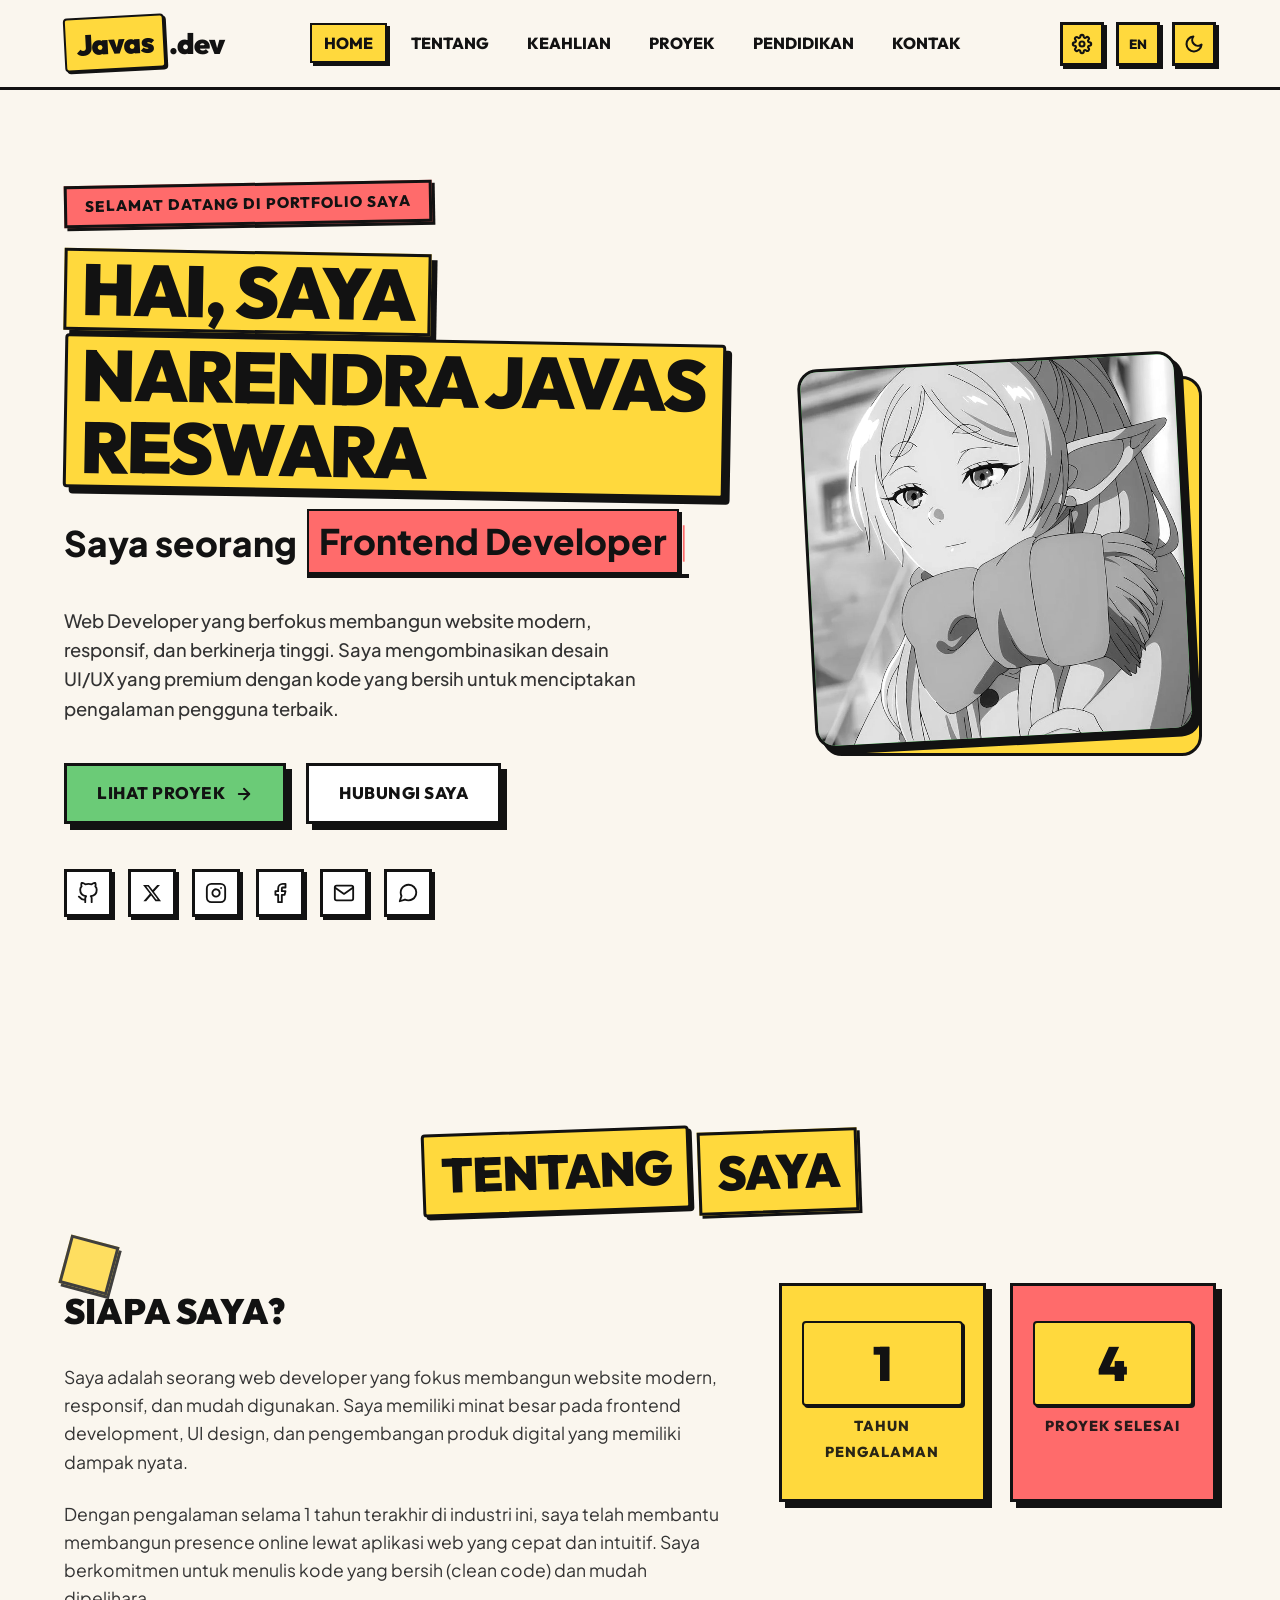
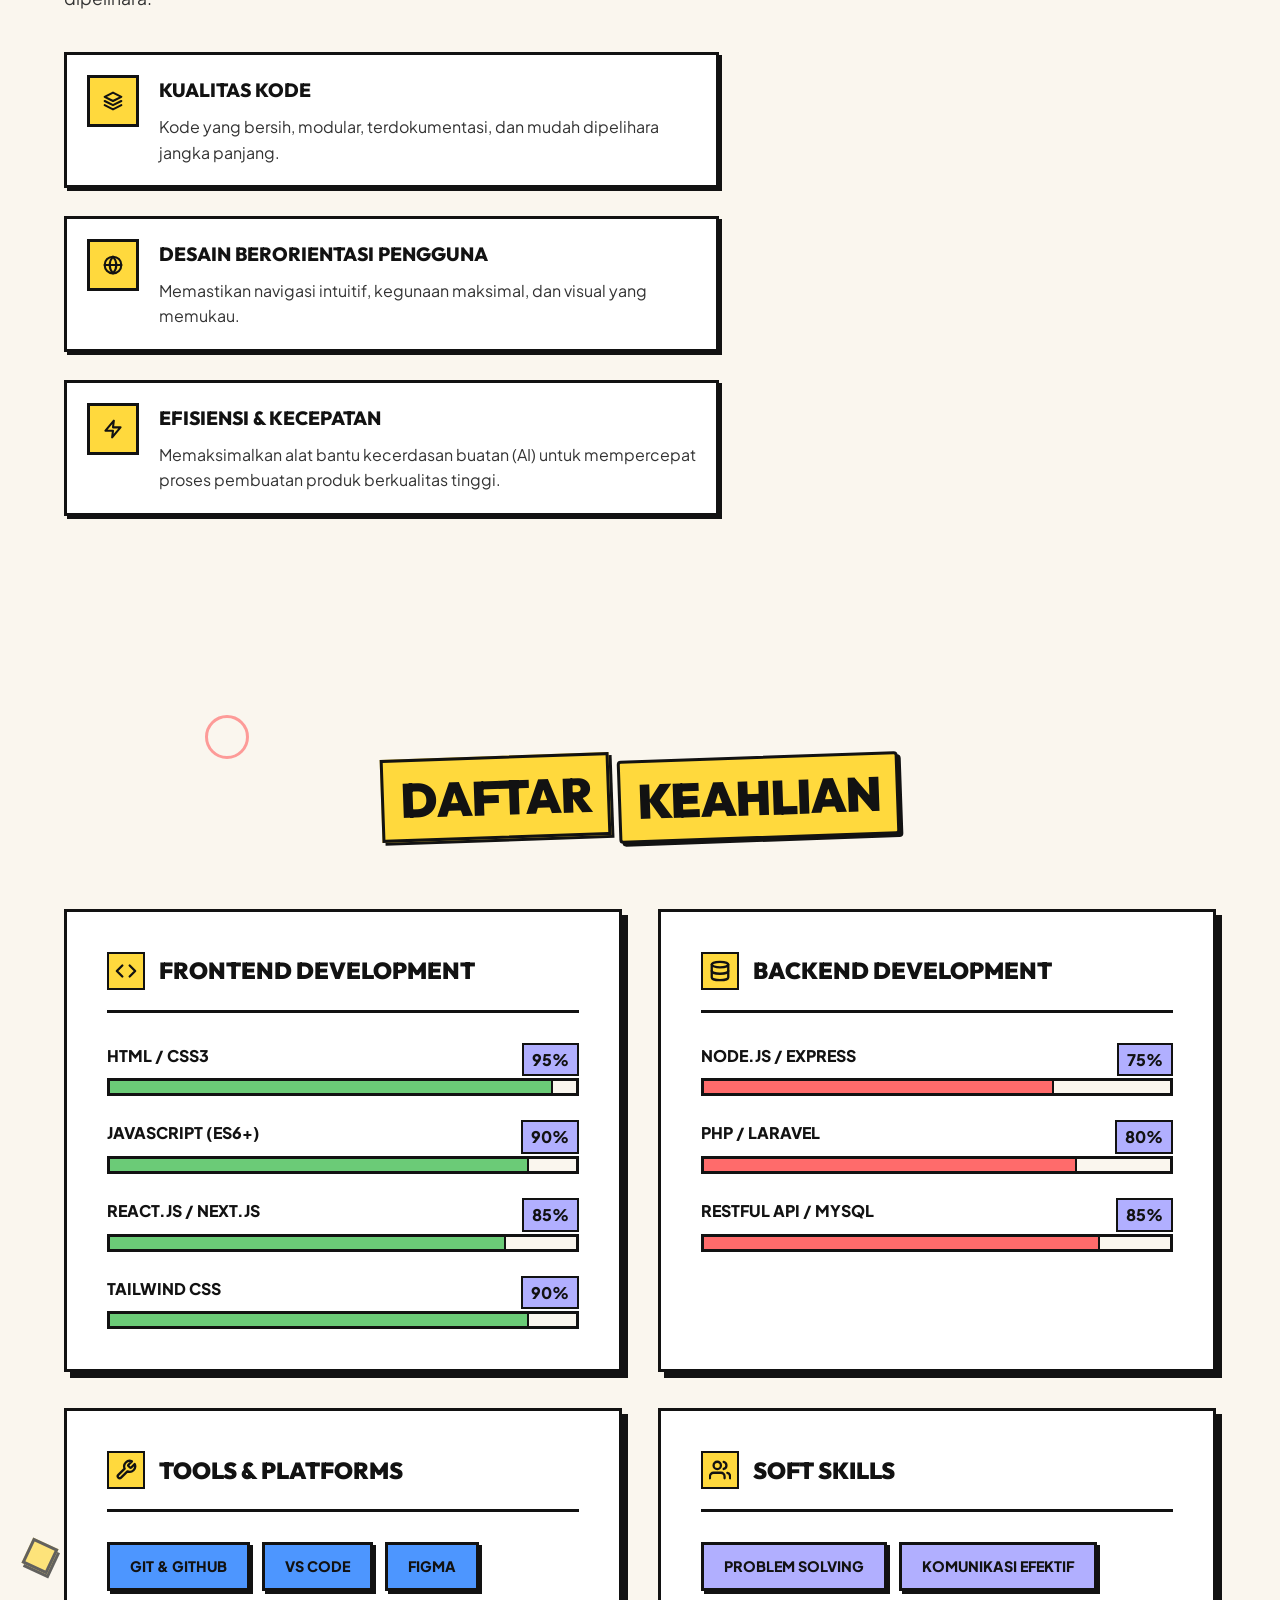
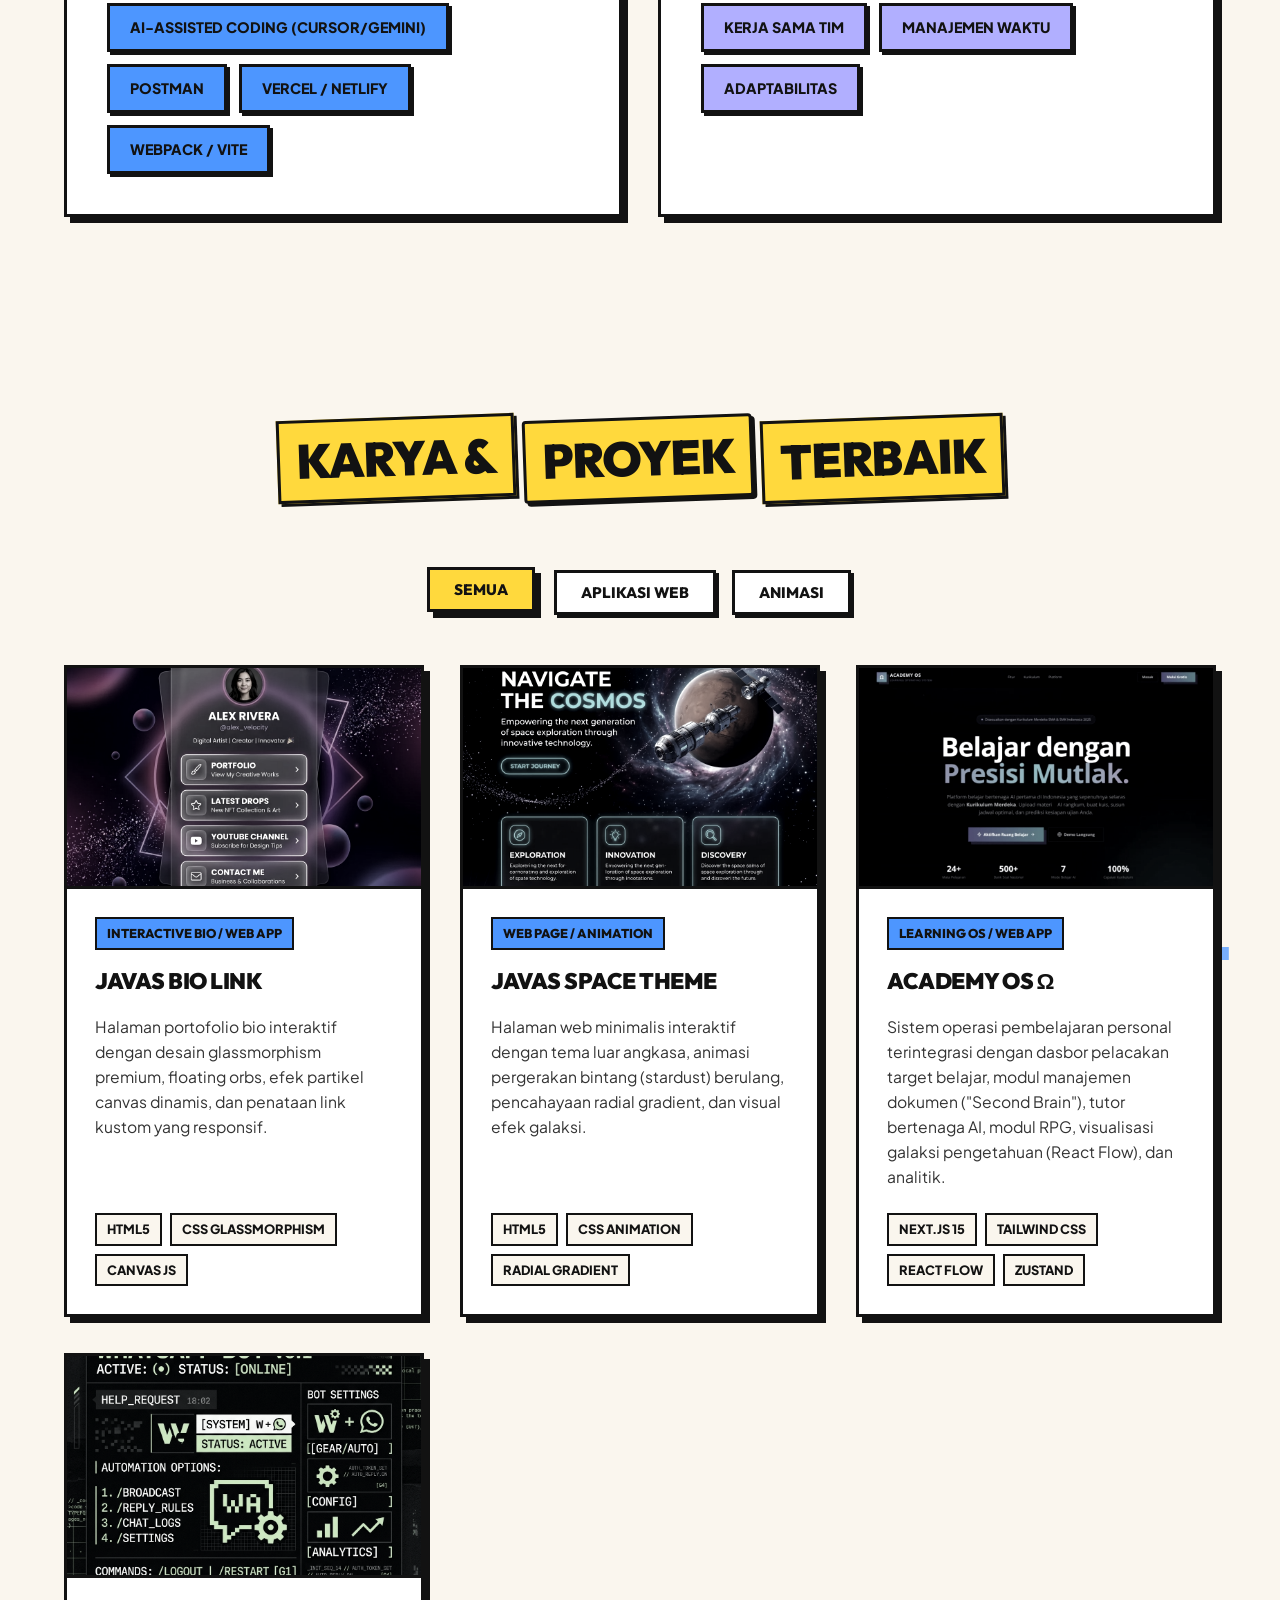
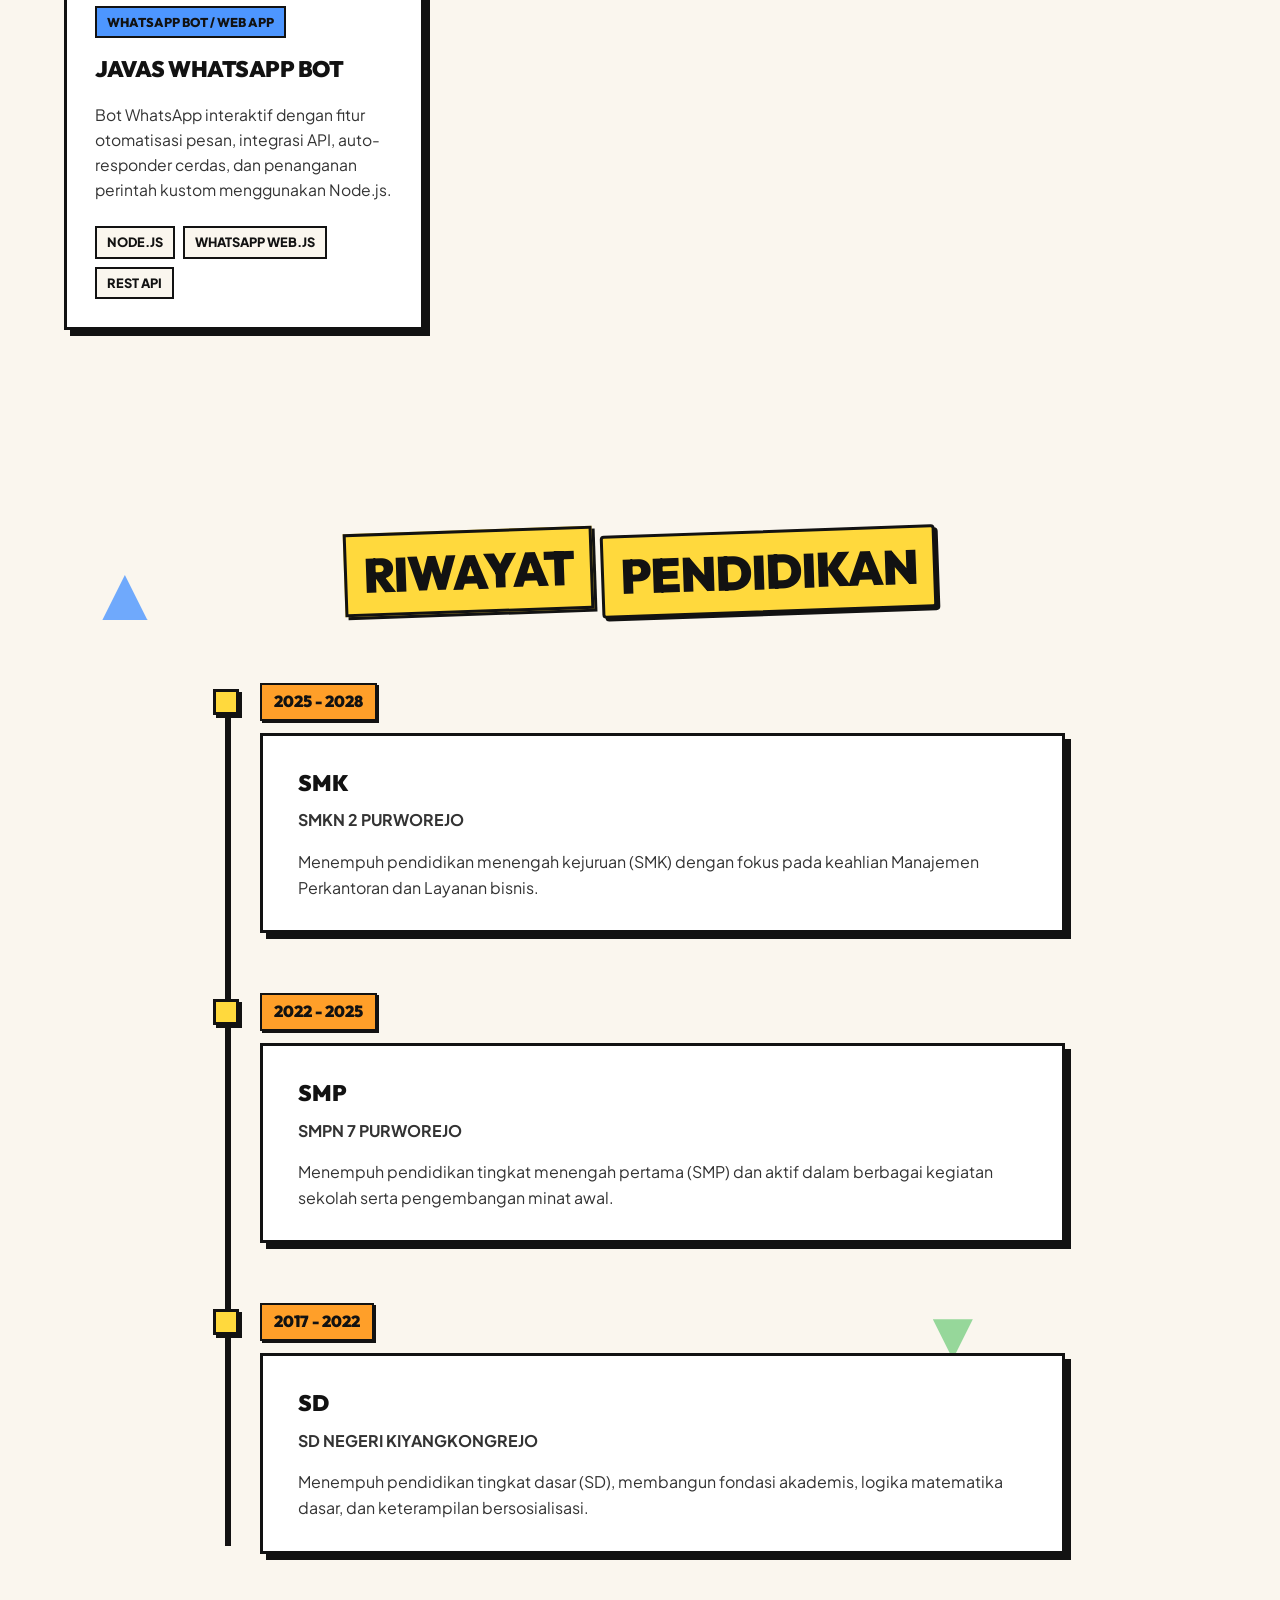
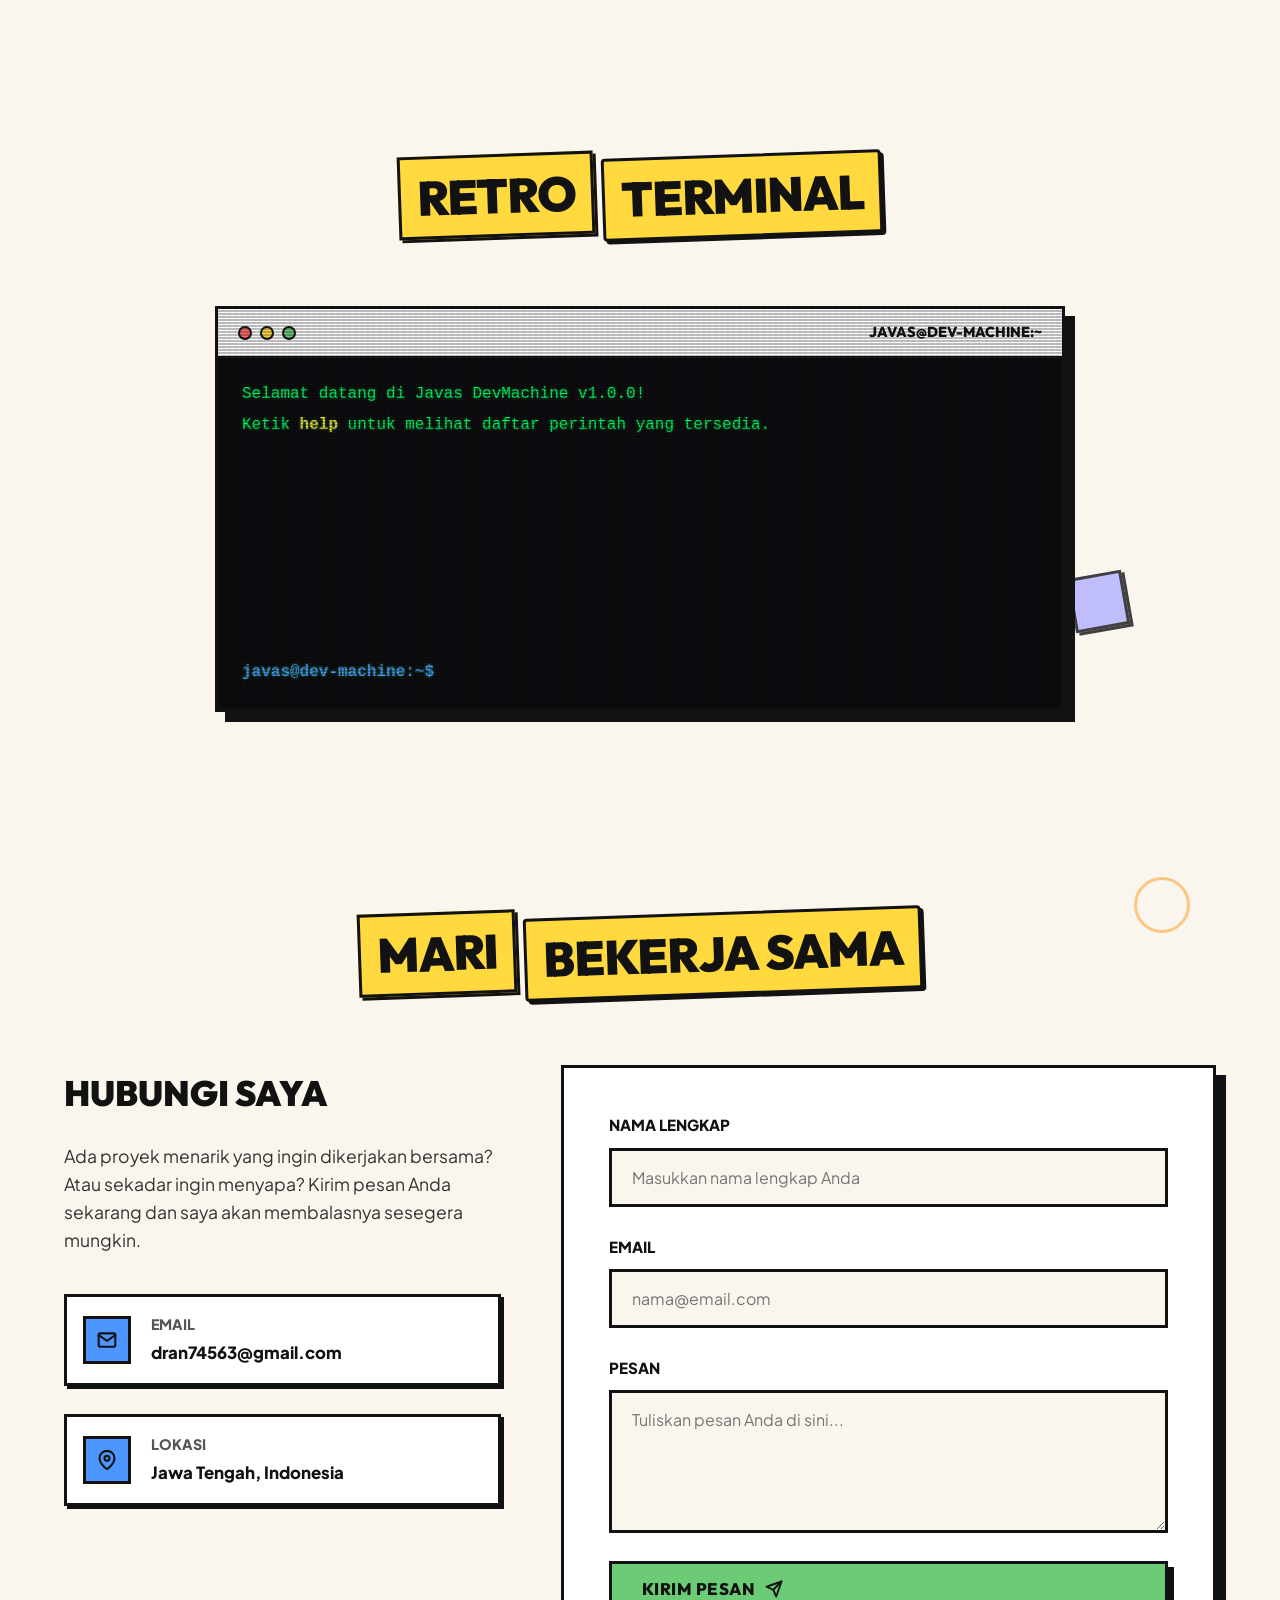
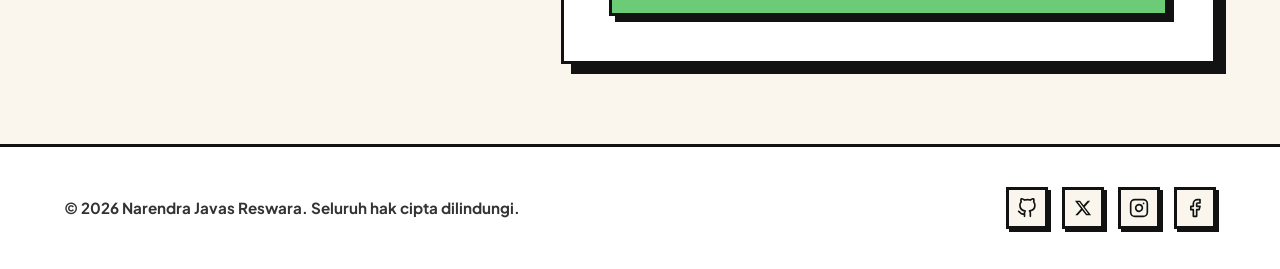
<file: index.html>
<!DOCTYPE html>
<html lang="id">
<head>
  <meta charset="UTF-8">
  <meta name="viewport" content="width=device-width, initial-scale=1.0">
  <title>Narendra Javas Reswara | Professional Web Developer & Frontend Engineer Portfolio</title>
  <meta name="description" content="Portfolio profesional Narendra Javas Reswara. Web Developer dan Frontend Engineer yang berpengalaman membangun website modern, responsif, berkinerja tinggi, dan mudah digunakan.">
  <meta name="keywords" content="Narendra Javas Reswara, Web Developer, Frontend Engineer, Portfolio, Developer Indonesia, React, CSS, JavaScript">
  <meta name="author" content="Narendra Javas Reswara">
  
  <!-- Open Graph / Facebook -->
  <meta property="og:type" content="website">
  <meta property="og:url" content="https://javasrajagula.vercel.app/">
  <meta property="og:title" content="Narendra Javas Reswara | Professional Web Developer Portfolio">
  <meta property="og:description" content="Explore projects, skills, and experience of Narendra Javas Reswara, building next-gen web applications.">
  <meta property="og:image" content="assets/images/profile_avatar.webp">

  <!-- Google Fonts -->
  <link rel="preconnect" href="https://fonts.googleapis.com">
  <link rel="preconnect" href="https://fonts.gstatic.com" crossorigin>
  <link href="https://fonts.googleapis.com/css2?family=Plus+Jakarta+Sans:wght@300;400;500;600;700;800&family=Outfit:wght@300;400;500;600;700;800&family=Press+Start+2P&display=swap" rel="stylesheet">
  
  <!-- Stylesheet -->
  <link rel="stylesheet" href="/style.css?v=1.8">
</head>
<body>

  <!-- Background Geometric Shapes with Parallax Wrappers -->
  <div class="geo-shape-wrap shape-1-wrap" data-depth="20"><div class="geo-shape shape-1"></div></div>
  <div class="geo-shape-wrap shape-2-wrap" data-depth="-30"><div class="geo-shape shape-2"></div></div>
  <div class="geo-shape-wrap shape-3-wrap" data-depth="15"><div class="geo-shape shape-3"></div></div>
  <div class="geo-shape-wrap shape-4-wrap" data-depth="-25"><div class="geo-shape shape-4"></div></div>
  <div class="geo-shape-wrap shape-5-wrap" data-depth="10"><div class="geo-shape shape-5"></div></div>
  <div class="geo-shape-wrap shape-6-wrap" data-depth="-18"><div class="geo-shape shape-6"></div></div>
  <div class="geo-shape-wrap shape-7-wrap" data-depth="22"><div class="geo-shape shape-7"></div></div>
  <div class="geo-shape-wrap shape-8-wrap" data-depth="-12"><div class="geo-shape shape-8"></div></div>
  <div class="geo-shape-wrap shape-9-wrap" data-depth="17"><div class="geo-shape shape-9"></div></div>
  <div class="geo-shape-wrap shape-10-wrap" data-depth="-22"><div class="geo-shape shape-10"></div></div>
  <div class="geo-shape-wrap shape-11-wrap" data-depth="13"><div class="geo-shape shape-11"></div></div>
  <div class="geo-shape-wrap shape-12-wrap" data-depth="-9"><div class="geo-shape shape-12"></div></div>

  <!-- Header & Navigation -->
  <header class="header" id="header">
    <div class="container header-container">
      <a href="#hero" class="logo" id="nav-logo">
        <span class="gradient-text">Javas</span>.dev
      </a>
      
      <nav class="nav" id="nav-menu">
        <ul class="nav-list">
          <li class="nav-item"><a href="#hero" class="nav-link active"><span data-translate="nav-home">Home</span></a></li>
          <li class="nav-item"><a href="#about" class="nav-link"><span data-translate="nav-about">Tentang</span></a></li>
          <li class="nav-item"><a href="#skills" class="nav-link"><span data-translate="nav-skills">Keahlian</span></a></li>
          <li class="nav-item"><a href="#projects" class="nav-link"><span data-translate="nav-projects">Proyek</span></a></li>
          <li class="nav-item"><a href="#education" class="nav-link"><span data-translate="nav-education">Pendidikan</span></a></li>
          <li class="nav-item"><a href="#contact" class="nav-link"><span data-translate="nav-contact">Kontak</span></a></li>
        </ul>

        <!-- Mobile-only settings panel -->
        <div class="nav-settings-mobile">
          <span class="settings-title-mobile" data-translate="settings-title">Pengaturan</span>
          <div class="settings-row-mobile">
            <!-- Sound Toggle -->
            <button id="sound-toggle-mobile" class="theme-toggle-btn sound-toggle-btn" aria-label="Toggle Sound">
              <svg class="sound-on-icon" viewBox="0 0 24 24" width="20" height="20" stroke="currentColor" stroke-width="2.5" fill="none" stroke-linecap="round" stroke-linejoin="round">
                <polygon points="11 5 6 9 2 9 2 15 6 15 11 19 11 5"></polygon>
                <path d="M19.07 4.93a10 10 0 0 1 0 14.14M15.54 8.46a5 5 0 0 1 0 7.07"></path>
              </svg>
              <svg class="sound-off-icon" viewBox="0 0 24 24" width="20" height="20" stroke="currentColor" stroke-width="2.5" fill="none" stroke-linecap="round" stroke-linejoin="round" style="display: none;">
                <polygon points="11 5 6 9 2 9 2 15 6 15 11 19 11 5"></polygon>
                <line x1="23" y1="9" x2="17" y2="15"></line>
                <line x1="17" y1="9" x2="23" y2="15"></line>
              </svg>
            </button>

            <!-- Custom Accent Color Picker -->
            <div class="color-picker-wrapper">
              <button id="custom-color-btn-mobile" class="theme-toggle-btn custom-color-btn" aria-label="Custom Accent Color">
                <svg viewBox="0 0 24 24" width="20" height="20" stroke="currentColor" stroke-width="2.5" fill="none" stroke-linecap="round" stroke-linejoin="round">
                  <path d="M12 22C17.5228 22 22 17.5228 22 12C22 6.47715 17.5228 2 12 2C6.47715 2 2 6.47715 2 12C2 17.5228 6.47715 22 12 22Z"></path>
                  <path d="M7.5 10.5C8.32843 10.5 9 9.82843 9 9C9 8.17157 8.32843 7.5 7.5 7.5C6.67157 7.5 6 8.17157 6 9C6 9.82843 6.67157 10.5 7.5 10.5Z" fill="currentColor"></path>
                  <path d="M11.5 7.5C12.3284 7.5 13 6.82843 13 6C13 5.17157 12.3284 4.5 11.5 4.5C10.6716 4.5 10 5.17157 10 6C10 6.82843 10.6716 7.5 11.5 7.5Z" fill="currentColor"></path>
                  <path d="M16.5 10.5C17.3284 10.5 18 9.82843 18 9C18 8.17157 17.3284 7.5 16.5 7.5C15.6716 7.5 15 8.17157 15 9C15 9.82843 15.6716 10.5 16.5 10.5Z" fill="currentColor"></path>
                  <path d="M6 14C6 14 7.5 19 12 19C16.5 19 18 14 18 14" stroke-linecap="round"></path>
                </svg>
              </button>
              <input type="color" id="accent-color-picker-mobile" value="#FFD93D" aria-label="Choose Accent Color">
            </div>
          </div>

          <!-- Color Palette Dropdown & Shuffle Widget -->
          <div class="palette-switcher-wrapper">
            <select id="palette-select-mobile" class="palette-select" aria-label="Select Color Palette">
              <option value="0">Default Retro</option>
              <option value="1">Cyberpunk Neon</option>
              <option value="2">80s Vaporwave</option>
              <option value="3">Acid Rave</option>
              <option value="4">Citrus Punch</option>
            </select>
            <button id="palette-shuffle-mobile" class="palette-shuffle-btn" aria-label="Shuffle Colors">
              <svg viewBox="0 0 24 24" width="18" height="18" stroke="currentColor" stroke-width="2.5" fill="none" stroke-linecap="round" stroke-linejoin="round">
                <rect x="3" y="3" width="18" height="18" rx="2" ry="2"></rect>
                <circle cx="8.5" cy="8.5" r="1.5" fill="currentColor"></circle>
                <circle cx="15.5" cy="15.5" r="1.5" fill="currentColor"></circle>
                <circle cx="12" cy="12" r="1.5" fill="currentColor"></circle>
                <circle cx="8.5" cy="15.5" r="1.5" fill="currentColor"></circle>
                <circle cx="15.5" cy="8.5" r="1.5" fill="currentColor"></circle>
              </svg>
            </button>
          </div>
        </div>
      </nav>

      <div class="header-actions">

        <!-- Unified Desktop Settings Dropdown (Gear Icon) -->
        <div class="settings-wrapper-desktop">
          <button id="settings-toggle" class="theme-toggle-btn" aria-label="Open Settings" title="Pengaturan">
            <svg viewBox="0 0 24 24" width="20" height="20" stroke="currentColor" stroke-width="2.5" fill="none" stroke-linecap="round" stroke-linejoin="round">
              <circle cx="12" cy="12" r="3"></circle>
              <path d="M19.4 15a1.65 1.65 0 0 0 .33 1.82l.06.06a2 2 0 0 1-2.83 2.83l-.06-.06a1.65 1.65 0 0 0-1.82-.33 1.65 1.65 0 0 0-1 1.51V21a2 2 0 0 1-4 0v-.09A1.65 1.65 0 0 0 9 19.4a1.65 1.65 0 0 0-1.82.33l-.06.06a2 2 0 0 1-2.83-2.83l.06-.06A1.65 1.65 0 0 0 4.68 15a1.65 1.65 0 0 0-1.51-1H3a2 2 0 0 1 0-4h.09A1.65 1.65 0 0 0 4.6 9a1.65 1.65 0 0 0-.33-1.82l-.06-.06a2 2 0 0 1 2.83-2.83l.06.06A1.65 1.65 0 0 0 9 4.68a1.65 1.65 0 0 0 1-1.51V3a2 2 0 0 1 4 0v.09a1.65 1.65 0 0 0 1 1.51 1.65 1.65 0 0 0 1.82-.33l.06-.06a2 2 0 0 1 2.83 2.83l-.06.06A1.65 1.65 0 0 0 19.4 9a1.65 1.65 0 0 0 1.51 1H21a2 2 0 0 1 0 4h-.09a1.65 1.65 0 0 0-1.51 1z"></path>
            </svg>
          </button>

          <!-- Floating Settings Panel -->
          <div class="settings-dropdown" id="settings-dropdown">
            <span class="settings-title-desktop" data-translate="settings-title">Pengaturan</span>

            <!-- Sound Toggle Row -->
            <div class="settings-item-desktop">
              <span class="settings-item-label" data-translate="settings-sound">Efek Suara</span>
              <button id="sound-toggle" class="theme-toggle-btn sound-toggle-btn" aria-label="Toggle Sound">
                <svg class="sound-on-icon" viewBox="0 0 24 24" width="20" height="20" stroke="currentColor" stroke-width="2.5" fill="none" stroke-linecap="round" stroke-linejoin="round">
                  <polygon points="11 5 6 9 2 9 2 15 6 15 11 19 11 5"></polygon>
                  <path d="M19.07 4.93a10 10 0 0 1 0 14.14M15.54 8.46a5 5 0 0 1 0 7.07"></path>
                </svg>
                <svg class="sound-off-icon" viewBox="0 0 24 24" width="20" height="20" stroke="currentColor" stroke-width="2.5" fill="none" stroke-linecap="round" stroke-linejoin="round" style="display: none;">
                  <polygon points="11 5 6 9 2 9 2 15 6 15 11 19 11 5"></polygon>
                  <line x1="23" y1="9" x2="17" y2="15"></line>
                  <line x1="17" y1="9" x2="23" y2="15"></line>
                </svg>
              </button>
            </div>

            <!-- Custom Accent Color Row -->
            <div class="settings-item-desktop">
              <span class="settings-item-label" data-translate="settings-accent">Warna Aksen</span>
              <div class="color-picker-wrapper">
                <button id="custom-color-btn" class="theme-toggle-btn custom-color-btn" aria-label="Custom Accent Color">
                  <svg viewBox="0 0 24 24" width="20" height="20" stroke="currentColor" stroke-width="2.5" fill="none" stroke-linecap="round" stroke-linejoin="round">
                    <path d="M12 22C17.5228 22 22 17.5228 22 12C22 6.47715 17.5228 2 12 2C6.47715 2 2 6.47715 2 12C2 17.5228 6.47715 22 12 22Z"></path>
                    <path d="M7.5 10.5C8.32843 10.5 9 9.82843 9 9C9 8.17157 8.32843 7.5 7.5 7.5C6.67157 7.5 6 8.17157 6 9C6 9.82843 6.67157 10.5 7.5 10.5Z" fill="currentColor"></path>
                    <path d="M11.5 7.5C12.3284 7.5 13 6.82843 13 6C13 5.17157 12.3284 4.5 11.5 4.5C10.6716 4.5 10 5.17157 10 6C10 6.82843 10.6716 7.5 11.5 7.5Z" fill="currentColor"></path>
                    <path d="M16.5 10.5C17.3284 10.5 18 9.82843 18 9C18 8.17157 17.3284 7.5 16.5 7.5C15.6716 7.5 15 8.17157 15 9C15 9.82843 15.6716 10.5 16.5 10.5Z" fill="currentColor"></path>
                    <path d="M6 14C6 14 7.5 19 12 19C16.5 19 18 14 18 14" stroke-linecap="round"></path>
                  </svg>
                </button>
                <input type="color" id="accent-color-picker" value="#FFD93D" aria-label="Choose Accent Color">
              </div>
            </div>

            <!-- Palette Switcher Row -->
            <div class="settings-item-desktop">
              <span class="settings-item-label" data-translate="settings-palette">Skema Warna</span>
              <div class="palette-switcher-wrapper">
                <select id="palette-select" class="palette-select" aria-label="Select Color Palette">
                  <option value="0">Default Retro</option>
                  <option value="1">Cyberpunk Neon</option>
                  <option value="2">80s Vaporwave</option>
                  <option value="3">Acid Rave</option>
                  <option value="4">Citrus Punch</option>
                </select>
                <button id="palette-shuffle" class="palette-shuffle-btn" aria-label="Shuffle Colors">
                  <svg viewBox="0 0 24 24" width="18" height="18" stroke="currentColor" stroke-width="2.5" fill="none" stroke-linecap="round" stroke-linejoin="round">
                    <rect x="3" y="3" width="18" height="18" rx="2" ry="2"></rect>
                    <circle cx="8.5" cy="8.5" r="1.5" fill="currentColor"></circle>
                    <circle cx="15.5" cy="15.5" r="1.5" fill="currentColor"></circle>
                    <circle cx="12" cy="12" r="1.5" fill="currentColor"></circle>
                    <circle cx="8.5" cy="15.5" r="1.5" fill="currentColor"></circle>
                    <circle cx="15.5" cy="8.5" r="1.5" fill="currentColor"></circle>
                  </svg>
                </button>
              </div>
            </div>
          </div>
        </div>

        <!-- Language Switcher Button -->
        <button id="lang-toggle" class="theme-toggle-btn" aria-label="Toggle Language" style="font-family: var(--font-alt); font-weight: 800;">EN</button>

        <button id="theme-toggle" class="theme-toggle-btn" aria-label="Toggle Theme">
          <svg class="sun-icon" viewBox="0 0 24 24" width="20" height="20" stroke="currentColor" stroke-width="2.5" fill="none" stroke-linecap="round" stroke-linejoin="round" style="display: none;">
            <circle cx="12" cy="12" r="5"></circle>
            <line x1="12" y1="1" x2="12" y2="3"></line>
            <line x1="12" y1="21" x2="12" y2="23"></line>
            <line x1="4.22" y1="4.22" x2="5.64" y2="5.64"></line>
            <line x1="18.36" y1="18.36" x2="19.78" y2="19.78"></line>
            <line x1="1" y1="12" x2="3" y2="12"></line>
            <line x1="21" y1="12" x2="23" y2="12"></line>
            <line x1="4.22" y1="19.78" x2="5.64" y2="18.36"></line>
            <line x1="18.36" y1="5.64" x2="19.78" y2="4.22"></line>
          </svg>
          <svg class="moon-icon" viewBox="0 0 24 24" width="20" height="20" stroke="currentColor" stroke-width="2.5" fill="none" stroke-linecap="round" stroke-linejoin="round">
            <path d="M21 12.79A9 9 0 1 1 11.21 3 7 7 0 0 0 21 12.79z"></path>
          </svg>
        </button>
  
        <button class="nav-toggle" id="nav-toggle" aria-label="Toggle Menu">
          <svg class="hamburger-icon" viewBox="0 0 24 24" width="24" height="24" stroke="currentColor" stroke-width="2.5" fill="none" stroke-linecap="round" stroke-linejoin="round">
            <line x1="3" y1="12" x2="21" y2="12"></line>
            <line x1="3" y1="6" x2="21" y2="6"></line>
            <line x1="3" y1="18" x2="21" y2="18"></line>
          </svg>
          <svg class="close-icon" viewBox="0 0 24 24" width="24" height="24" stroke="currentColor" stroke-width="2.5" fill="none" stroke-linecap="round" stroke-linejoin="round" style="display: none;">
            <line x1="18" y1="6" x2="6" y2="18"></line>
            <line x1="6" y1="6" x2="18" y2="18"></line>
          </svg>
        </button>
      </div>
    </div>
  </header>

  <main>
    <!-- Hero Section -->
    <section class="hero section" id="hero">
      <div class="container hero-container">
        <div class="hero-content">
          <span class="hero-tagline" data-translate="hero-tagline">Selamat Datang di Portfolio Saya</span>
          <h1 class="hero-title"><span data-translate="hero-title-prefix">Hai, Saya</span> <span class="gradient-text">Narendra Javas Reswara</span></h1>
          <h2 class="hero-subtitle">
            <span class="subtitle-prefix" data-translate="hero-subtitle-prefix">Saya seorang</span>
            <span class="typewriter-wrapper"><span id="typewriter" class="gradient-accent-text"></span><span class="cursor">|</span></span>
          </h2>
          <p class="hero-description" data-translate="hero-description">
            Web Developer yang berfokus membangun website modern, responsif, dan berkinerja tinggi. Saya mengombinasikan desain UI/UX yang premium dengan kode yang bersih untuk menciptakan pengalaman pengguna terbaik.
          </p>
          
          <div class="hero-ctas">
            <a href="#projects" class="btn btn-primary" id="btn-hero-projects">
              <span data-translate="btn-projects">Lihat Proyek</span>
              <svg viewBox="0 0 24 24" width="18" height="18" stroke="currentColor" stroke-width="2.5" fill="none" stroke-linecap="round" stroke-linejoin="round">
                <line x1="5" y1="12" x2="19" y2="12"></line>
                <polyline points="12 5 19 12 12 19"></polyline>
              </svg>
            </a>
            <a href="#contact" class="btn btn-secondary" id="btn-hero-contact"><span data-translate="btn-contact">Hubungi Saya</span></a>
          </div>

          <div class="hero-socials">
            <a href="https://github.com/javasrajagula" target="_blank" rel="noopener noreferrer" class="social-link" id="social-hero-github" aria-label="GitHub">
              <svg viewBox="0 0 24 24" width="22" height="22" stroke="currentColor" stroke-width="2" fill="none" stroke-linecap="round" stroke-linejoin="round"><path d="M9 19c-5 1.5-5-2.5-7-3m14 6v-3.87a3.37 3.37 0 0 0-.94-2.61c3.14-.35 6.44-1.54 6.44-7A5.44 5.44 0 0 0 20 4.77 5.07 5.07 0 0 0 19.91 1S18.73.65 16 2.48a13.38 13.38 0 0 0-7 0C6.27.65 5.09 1 5.09 1A5.07 5.07 0 0 0 5 4.77a5.44 5.44 0 0 0-1.5 3.78c0 5.42 3.3 6.61 6.44 7A3.37 3.37 0 0 0 9 18.13V22"></path></svg>
            </a>
            <!-- LinkedIn button temporarily commented out until active profile is set
            <a href="https://www.linkedin.com/in/narendra-undefined-12bb893ba/" target="_blank" rel="noopener noreferrer" class="social-link" id="social-hero-linkedin" aria-label="LinkedIn">
              <svg viewBox="0 0 24 24" width="22" height="22" stroke="currentColor" stroke-width="2" fill="none" stroke-linecap="round" stroke-linejoin="round"><path d="M16 8a6 6 0 0 1 6 6v7h-4v-7a2 2 0 0 0-2-2 2 2 0 0 0-2 2v7h-4v-7a6 6 0 0 1 6-6z"></path><rect x="2" y="9" width="4" height="12"></rect><circle cx="4" cy="4" r="2"></circle></svg>
            </a>
            -->
            <a href="https://x.com/Javaskumar" target="_blank" rel="noopener noreferrer" class="social-link" id="social-hero-x" aria-label="X (Twitter)">
              <svg viewBox="0 0 24 24" width="20" height="20" fill="currentColor"><path d="M18.244 2.25h3.308l-7.227 8.26 8.502 11.24H16.17l-5.214-6.817L4.99 21.75H1.68l7.73-8.835L1.254 2.25H8.08l4.713 6.231zm-1.161 17.52h1.833L7.084 4.126H5.117z"/></svg>
            </a>
            <a href="https://www.instagram.com/javasrajagula14/" target="_blank" rel="noopener noreferrer" class="social-link" id="social-hero-instagram" aria-label="Instagram">
              <svg viewBox="0 0 24 24" width="22" height="22" stroke="currentColor" stroke-width="2" fill="none" stroke-linecap="round" stroke-linejoin="round"><rect x="2" y="2" width="20" height="20" rx="5" ry="5"></rect><path d="M16 11.37A4 4 0 1 1 12.63 8 4 4 0 0 1 16 11.37z"></path><line x1="17.5" y1="6.5" x2="17.51" y2="6.5"></line></svg>
            </a>
            <a href="https://www.facebook.com/javas.265377?locale=id_ID" target="_blank" rel="noopener noreferrer" class="social-link" id="social-hero-facebook" aria-label="Facebook">
              <svg viewBox="0 0 24 24" width="22" height="22" stroke="currentColor" stroke-width="2" fill="none" stroke-linecap="round" stroke-linejoin="round"><path d="M18 2h-3a5 5 0 0 0-5 5v3H7v4h3v8h4v-8h3l1-4h-4V7a1 1 0 0 1 1-1h3z"></path></svg>
            </a>
            <a href="mailto:dran74563@gmail.com" class="social-link" id="social-hero-email" aria-label="Email">
              <svg viewBox="0 0 24 24" width="22" height="22" stroke="currentColor" stroke-width="2" fill="none" stroke-linecap="round" stroke-linejoin="round"><path d="M4 4h16c1.1 0 2 .9 2 2v12c0 1.1-.9 2-2 2H4c-1.1 0-2-.9-2-2V6c0-1.1.9-2 2-2z"></path><polyline points="22,6 12,13 2,6"></polyline></svg>
            </a>
            <a href="https://wa.me/6285338123425" target="_blank" rel="noopener noreferrer" class="social-link" id="social-hero-whatsapp" aria-label="WhatsApp">
              <svg viewBox="0 0 24 24" width="22" height="22" stroke="currentColor" stroke-width="2" fill="none" stroke-linecap="round" stroke-linejoin="round"><path d="M21 11.5a8.38 8.38 0 0 1-.9 3.8 8.5 8.5 0 0 1-7.6 4.7 8.38 8.38 0 0 1-3.8-.9L3 21l1.9-5.7a8.38 8.38 0 0 1-.9-3.8 8.5 8.5 0 0 1 4.7-7.6 8.38 8.38 0 0 1 3.8-.9h.5a8.48 8.48 0 0 1 8 8v.5z"></path></svg>
            </a>
          </div>
        </div>

        <div class="hero-image-wrapper">
          <div class="hero-image-glow"></div>
          <div class="hero-image-container">
            <img src="assets/images/profile_avatar.webp" alt="Foto Profil Narendra Javas Reswara" class="hero-image" width="400" height="400">
          </div>
        </div>
      </div>
    </section>

    <!-- About Section -->
    <section class="about section" id="about">
      <div class="container">
        <h2 class="section-title"><span class="gradient-text" data-translate="about-title-span">Tentang</span> <span data-translate="about-title-rest">Saya</span></h2>
        <div class="about-grid">
          <div class="about-text">
            <h3 data-translate="about-subtitle">Siapa Saya?</h3>
            <p data-translate="about-p1">
              Saya adalah seorang web developer yang fokus membangun website modern, responsif, dan mudah digunakan. Saya memiliki minat besar pada frontend development, UI design, dan pengembangan produk digital yang memiliki dampak nyata.
            </p>
            <p data-translate="about-p2">
              Dengan pengalaman selama 1 tahun terakhir di industri ini, saya telah membantu membangun presence online lewat aplikasi web yang cepat dan intuitif. Saya berkomitmen untuk menulis kode yang bersih (clean code) dan mudah dipelihara.
            </p>
            
            <div class="about-values">
              <div class="value-item">
                <div class="value-icon">
                  <svg viewBox="0 0 24 24" width="20" height="20" stroke="currentColor" stroke-width="2.5" fill="none" stroke-linecap="round" stroke-linejoin="round"><polygon points="12 2 2 7 12 12 22 7 12 2"></polygon><polyline points="2 17 12 22 22 17"></polyline><polyline points="2 12 12 17 22 12"></polyline></svg>
                </div>
                <div>
                  <h4 data-translate="val1-title">Kualitas Kode</h4>
                  <p data-translate="val1-desc">Kode yang bersih, modular, terdokumentasi, dan mudah dipelihara jangka panjang.</p>
                </div>
              </div>

              <div class="value-item">
                <div class="value-icon">
                  <svg viewBox="0 0 24 24" width="20" height="20" stroke="currentColor" stroke-width="2.5" fill="none" stroke-linecap="round" stroke-linejoin="round"><circle cx="12" cy="12" r="10"></circle><line x1="2" y1="12" x2="22" y2="12"></line><path d="M12 2a15.3 15.3 0 0 1 4 10 15.3 15.3 0 0 1-4 10 15.3 15.3 0 0 1-4-10 15.3 15.3 0 0 1 4-10z"></path></svg>
                </div>
                <div>
                  <h4 data-translate="val2-title">Desain Berorientasi Pengguna</h4>
                  <p data-translate="val2-desc">Memastikan navigasi intuitif, kegunaan maksimal, dan visual yang memukau.</p>
                </div>
              </div>

              <div class="value-item">
                <div class="value-icon">
                  <svg viewBox="0 0 24 24" width="20" height="20" stroke="currentColor" stroke-width="2.5" fill="none" stroke-linecap="round" stroke-linejoin="round"><polygon points="13 2 3 14 12 14 11 22 21 10 12 10 13 2"></polygon></svg>
                </div>
                <div>
                  <h4 data-translate="val3-title">Efisiensi & Kecepatan</h4>
                  <p data-translate="val3-desc">Memaksimalkan alat bantu kecerdasan buatan (AI) untuk mempercepat proses pembuatan produk berkualitas tinggi.</p>
                </div>
              </div>
            </div>


          </div>

          <div class="about-info-cards">
            <div class="info-card">
              <span class="info-num gradient-text">1</span>
              <span class="info-label" data-translate="card1-label">Tahun Pengalaman</span>
            </div>
            <div class="info-card">
              <span class="info-num gradient-text">4</span>
              <span class="info-label" data-translate="card2-label">Proyek Selesai</span>
            </div>
          </div>
        </div>
      </div>
    </section>

    <!-- Skills Section -->
    <section class="skills section" id="skills">
      <div class="container">
        <h2 class="section-title"><span data-translate="skills-title-prefix">Daftar</span> <span class="gradient-text" data-translate="skills-title-span">Keahlian</span></h2>
        <div class="skills-grid">
          
          <!-- Frontend Category -->
          <div class="skills-category-card">
            <h3 class="category-title">
              <svg viewBox="0 0 24 24" width="20" height="20" stroke="currentColor" stroke-width="2.5" fill="none" stroke-linecap="round" stroke-linejoin="round" class="category-icon"><polyline points="16 18 22 12 16 6"></polyline><polyline points="8 6 2 12 8 18"></polyline></svg>
              <span data-translate="skills-cat1">Frontend Development</span>
            </h3>
            <div class="skills-list">
              <div class="skill-item">
                <span class="skill-name">HTML / CSS3</span>
                <span class="skill-percent">95%</span>
                <div class="skill-bar"><div class="skill-fill" style="width: 95%;"></div></div>
              </div>
              <div class="skill-item">
                <span class="skill-name">JavaScript (ES6+)</span>
                <span class="skill-percent">90%</span>
                <div class="skill-bar"><div class="skill-fill" style="width: 90%;"></div></div>
              </div>
              <div class="skill-item">
                <span class="skill-name">React.js / Next.js</span>
                <span class="skill-percent">85%</span>
                <div class="skill-bar"><div class="skill-fill" style="width: 85%;"></div></div>
              </div>
              <div class="skill-item">
                <span class="skill-name">Tailwind CSS</span>
                <span class="skill-percent">90%</span>
                <div class="skill-bar"><div class="skill-fill" style="width: 90%;"></div></div>
              </div>
            </div>
          </div>

          <!-- Backend Category -->
          <div class="skills-category-card">
            <h3 class="category-title">
              <svg viewBox="0 0 24 24" width="20" height="20" stroke="currentColor" stroke-width="2.5" fill="none" stroke-linecap="round" stroke-linejoin="round" class="category-icon"><ellipse cx="12" cy="5" rx="9" ry="3"></ellipse><path d="M3 5v14c0 1.66 4 3 9 3s9-1.34 9-3V5"></path><path d="M3 12c0 1.66 4 3 9 3s9-1.34 9-3"></path></svg>
              <span data-translate="skills-cat2">Backend Development</span>
            </h3>
            <div class="skills-list">
              <div class="skill-item">
                <span class="skill-name">Node.js / Express</span>
                <span class="skill-percent">75%</span>
                <div class="skill-bar"><div class="skill-fill" style="width: 75%;"></div></div>
              </div>
              <div class="skill-item">
                <span class="skill-name">PHP / Laravel</span>
                <span class="skill-percent">80%</span>
                <div class="skill-bar"><div class="skill-fill" style="width: 80%;"></div></div>
              </div>
              <div class="skill-item">
                <span class="skill-name">RESTful API / MySQL</span>
                <span class="skill-percent">85%</span>
                <div class="skill-bar"><div class="skill-fill" style="width: 85%;"></div></div>
              </div>
            </div>
          </div>

          <!-- Tools & Platforms -->
          <div class="skills-category-card">
            <h3 class="category-title">
              <svg viewBox="0 0 24 24" width="20" height="20" stroke="currentColor" stroke-width="2.5" fill="none" stroke-linecap="round" stroke-linejoin="round" class="category-icon"><path d="M14.7 6.3a1 1 0 0 0 0 1.4l1.6 1.6a1 1 0 0 0 1.4 0l3.77-3.77a6 6 0 0 1-7.94 7.94l-6.91 6.91a2.12 2.12 0 0 1-3-3l6.91-6.91a6 6 0 0 1 7.94-7.94l-3.76 3.76z"></path></svg>
              <span data-translate="skills-cat3">Tools & Platforms</span>
            </h3>
            <div class="skills-badges">
              <span class="skill-badge">Git & GitHub</span>
              <span class="skill-badge">VS Code</span>
              <span class="skill-badge">Figma</span>
              <span class="skill-badge">AI-Assisted Coding (Cursor/Gemini)</span>
              <span class="skill-badge">Postman</span>
              <span class="skill-badge">Vercel / Netlify</span>
              <span class="skill-badge">Webpack / Vite</span>
            </div>
          </div>

          <!-- Soft Skills -->
          <div class="skills-category-card">
            <h3 class="category-title">
              <svg viewBox="0 0 24 24" width="20" height="20" stroke="currentColor" stroke-width="2.5" fill="none" stroke-linecap="round" stroke-linejoin="round" class="category-icon"><path d="M17 21v-2a4 4 0 0 0-4-4H5a4 4 0 0 0-4 4v2"></path><circle cx="9" cy="7" r="4"></circle><path d="M23 21v-2a4 4 0 0 0-3-3.87"></path><path d="M16 3.13a4 4 0 0 1 0 7.75"></path></svg>
              <span data-translate="skills-cat4">Soft Skills</span>
            </h3>
            <div class="skills-badges font-alt">
              <span class="skill-badge badge-soft" data-translate="soft-skill-1">Problem Solving</span>
              <span class="skill-badge badge-soft" data-translate="soft-skill-2">Komunikasi Efektif</span>
              <span class="skill-badge badge-soft" data-translate="soft-skill-3">Kerja Sama Tim</span>
              <span class="skill-badge badge-soft" data-translate="soft-skill-4">Manajemen Waktu</span>
              <span class="skill-badge badge-soft" data-translate="soft-skill-5">Adaptabilitas</span>
            </div>
          </div>

        </div>
      </div>
    </section>

    <!-- Projects Section -->
    <section class="projects section" id="projects">
      <div class="container">
        <h2 class="section-title"><span data-translate="projects-title-prefix">Karya &</span> <span class="gradient-text" data-translate="projects-title-span">Proyek</span> <span data-translate="projects-title-suffix">Terbaik</span></h2>
        
        <!-- Project Filter Buttons -->
        <div class="project-filters">
          <button class="filter-btn active" data-filter="all"><span data-translate="filter-all">Semua</span></button>
          <button class="filter-btn" data-filter="web-app"><span data-translate="filter-webapp">Aplikasi Web</span></button>
          <button class="filter-btn" data-filter="animation"><span data-translate="filter-animation">Animasi</span></button>
        </div>

        <div class="projects-grid">
          
          <!-- Project 1 -->
          <article class="project-card" data-category="web-app">
            <div class="project-image-wrapper">
              <img src="assets/images/project_javas_web.webp" alt="Pratinjau Proyek Javas Bio Link" class="project-image" loading="lazy" width="360" height="225">
              <div class="project-overlay">
                <div class="project-links">
                  <a href="https://javas-web-e38e-h9eqpfkrb-javasrajagulas-projects.vercel.app" target="_blank" rel="noopener noreferrer" class="project-btn" aria-label="Lihat Demo Javas Bio Link">
                    <svg viewBox="0 0 24 24" width="20" height="20" stroke="currentColor" stroke-width="2" fill="none" stroke-linecap="round" stroke-linejoin="round"><path d="M18 13v6a2 2 0 0 1-2 2H5a2 2 0 0 1-2-2V8a2 2 0 0 1 2-2h6"></path><polyline points="15 3 21 3 21 9"></polyline><line x1="10" y1="14" x2="21" y2="3"></line></svg>
                  </a>
                  <a href="https://github.com/javasrajagula/javas-web" target="_blank" rel="noopener noreferrer" class="project-btn" aria-label="Lihat Repositori GitHub Javas Bio Link">
                    <svg viewBox="0 0 24 24" width="20" height="20" stroke="currentColor" stroke-width="2" fill="none" stroke-linecap="round" stroke-linejoin="round"><path d="M9 19c-5 1.5-5-2.5-7-3m14 6v-3.87a3.37 3.37 0 0 0-.94-2.61c3.14-.35 6.44-1.54 6.44-7A5.44 5.44 0 0 0 20 4.77 5.07 5.07 0 0 0 19.91 1S18.73.65 16 2.48a13.38 13.38 0 0 0-7 0C6.27.65 5.09 1 5.09 1A5.07 5.07 0 0 0 5 4.77a5.44 5.44 0 0 0-1.5 3.78c0 5.42 3.3 6.61 6.44 7A3.37 3.37 0 0 0 9 18.13V22"></path></svg>
                  </a>
                </div>
              </div>
            </div>
            <div class="project-info">
              <span class="project-category" data-translate="project1-category">Interactive Bio / Web App</span>
              <h3 class="project-name">Javas Bio Link</h3>
              <p class="project-description" data-translate="project1-desc">
                Halaman portofolio bio interaktif dengan desain glassmorphism premium, floating orbs, efek partikel canvas dinamis, dan penataan link kustom yang responsif.
              </p>
              <div class="project-tech">
                <span class="tech-tag">HTML5</span>
                <span class="tech-tag">CSS Glassmorphism</span>
                <span class="tech-tag">Canvas JS</span>
              </div>
            </div>
          </article>

          <!-- Project 2 -->
          <article class="project-card" data-category="animation">
            <div class="project-image-wrapper">
              <img src="assets/images/project_javas_web_2.webp" alt="Pratinjau Proyek Javas Space Theme" class="project-image" loading="lazy" width="360" height="225">
              <div class="project-overlay">
                <div class="project-links">
                  <a href="https://javas-web-2-prk8diqll-javasrajagulas-projects.vercel.app" target="_blank" rel="noopener noreferrer" class="project-btn" aria-label="Lihat Demo Javas Space Theme">
                    <svg viewBox="0 0 24 24" width="20" height="20" stroke="currentColor" stroke-width="2" fill="none" stroke-linecap="round" stroke-linejoin="round"><path d="M18 13v6a2 2 0 0 1-2 2H5a2 2 0 0 1-2-2V8a2 2 0 0 1 2-2h6"></path><polyline points="15 3 21 3 21 9"></polyline><line x1="10" y1="14" x2="21" y2="3"></line></svg>
                  </a>
                  <a href="https://github.com/javasrajagula/javas-web-2" target="_blank" rel="noopener noreferrer" class="project-btn" aria-label="Lihat Repositori GitHub Javas Space Theme">
                    <svg viewBox="0 0 24 24" width="20" height="20" stroke="currentColor" stroke-width="2" fill="none" stroke-linecap="round" stroke-linejoin="round"><path d="M9 19c-5 1.5-5-2.5-7-3m14 6v-3.87a3.37 3.37 0 0 0-.94-2.61c3.14-.35 6.44-1.54 6.44-7A5.44 5.44 0 0 0 20 4.77 5.07 5.07 0 0 0 19.91 1S18.73.65 16 2.48a13.38 13.38 0 0 0-7 0C6.27.65 5.09 1 5.09 1A5.07 5.07 0 0 0 5 4.77a5.44 5.44 0 0 0-1.5 3.78c0 5.42 3.3 6.61 6.44 7A3.37 3.37 0 0 0 9 18.13V22"></path></svg>
                  </a>
                </div>
              </div>
            </div>
            <div class="project-info">
              <span class="project-category" data-translate="project2-category">Web Page / Animation</span>
              <h3 class="project-name">Javas Space Theme</h3>
              <p class="project-description" data-translate="project2-desc">
                Halaman web minimalis interaktif dengan tema luar angkasa, animasi pergerakan bintang (stardust) berulang, pencahayaan radial gradient, dan visual efek galaksi.
              </p>
              <div class="project-tech">
                <span class="tech-tag">HTML5</span>
                <span class="tech-tag">CSS Animation</span>
                <span class="tech-tag">Radial Gradient</span>
              </div>
            </div>
          </article>

          <!-- Project 3 -->
          <article class="project-card" data-category="web-app">
            <div class="project-image-wrapper">
              <img src="assets/images/project_academy_os.webp" alt="Pratinjau Proyek Academy OS" class="project-image" loading="lazy" width="360" height="225">
              <div class="project-overlay">
                <div class="project-links">
                  <a href="https://javas-web-belajar.vercel.app/" target="_blank" rel="noopener noreferrer" class="project-btn" aria-label="Lihat Demo Academy OS">
                    <svg viewBox="0 0 24 24" width="20" height="20" stroke="currentColor" stroke-width="2" fill="none" stroke-linecap="round" stroke-linejoin="round"><path d="M18 13v6a2 2 0 0 1-2 2H5a2 2 0 0 1-2-2V8a2 2 0 0 1 2-2h6"></path><polyline points="15 3 21 3 21 9"></polyline><line x1="10" y1="14" x2="21" y2="3"></line></svg>
                  </a>
                  <a href="https://github.com/javasrajagula/javas-web-belajar" target="_blank" rel="noopener noreferrer" class="project-btn" aria-label="Lihat Repositori GitHub Academy OS">
                    <svg viewBox="0 0 24 24" width="20" height="20" stroke="currentColor" stroke-width="2" fill="none" stroke-linecap="round" stroke-linejoin="round"><path d="M9 19c-5 1.5-5-2.5-7-3m14 6v-3.87a3.37 3.37 0 0 0-.94-2.61c3.14-.35 6.44-1.54 6.44-7A5.44 5.44 0 0 0 20 4.77 5.07 5.07 0 0 0 19.91 1S18.73.65 16 2.48a13.38 13.38 0 0 0-7 0C6.27.65 5.09 1 5.09 1A5.07 5.07 0 0 0 5 4.77a5.44 5.44 0 0 0-1.5 3.78c0 5.42 3.3 6.61 6.44 7A3.37 3.37 0 0 0 9 18.13V22"></path></svg>
                  </a>
                </div>
              </div>
            </div>
            <div class="project-info">
              <span class="project-category" data-translate="project3-category">Learning OS / Web App</span>
              <h3 class="project-name">Academy OS Ω</h3>
              <p class="project-description" data-translate="project3-desc">
                Sistem operasi pembelajaran personal terintegrasi dengan dasbor pelacakan target belajar, modul manajemen dokumen ("Second Brain"), tutor bertenaga AI, modul RPG, visualisasi galaksi pengetahuan (React Flow), dan analitik.
              </p>
              <div class="project-tech">
                <span class="tech-tag">Next.js 15</span>
                <span class="tech-tag">Tailwind CSS</span>
                <span class="tech-tag">React Flow</span>
                <span class="tech-tag">Zustand</span>
              </div>
            </div>
          </article>

          <!-- Project 4 -->
          <article class="project-card" data-category="web-app">
            <div class="project-image-wrapper">
              <img src="assets/images/project_javas_bot_wa.png" alt="Pratinjau Proyek Javas WhatsApp Bot" class="project-image" loading="lazy" width="360" height="225">
              <div class="project-overlay">
                <div class="project-links">
                  <a href="https://github.com/javasrajagula/javas-bot-wa" target="_blank" rel="noopener noreferrer" class="project-btn" aria-label="Lihat Repositori GitHub Javas WhatsApp Bot">
                    <svg viewBox="0 0 24 24" width="20" height="20" stroke="currentColor" stroke-width="2" fill="none" stroke-linecap="round" stroke-linejoin="round"><path d="M9 19c-5 1.5-5-2.5-7-3m14 6v-3.87a3.37 3.37 0 0 0-.94-2.61c3.14-.35 6.44-1.54 6.44-7A5.44 5.44 0 0 0 20 4.77 5.07 5.07 0 0 0 19.91 1S18.73.65 16 2.48a13.38 13.38 0 0 0-7 0C6.27.65 5.09 1 5.09 1A5.07 5.07 0 0 0 5 4.77a5.44 5.44 0 0 0-1.5 3.78c0 5.42 3.3 6.61 6.44 7A3.37 3.37 0 0 0 9 18.13V22"></path></svg>
                  </a>
                </div>
              </div>
            </div>
            <div class="project-info">
              <span class="project-category" data-translate="project4-category">WhatsApp Bot / Web App</span>
              <h3 class="project-name">Javas WhatsApp Bot</h3>
              <p class="project-description" data-translate="project4-desc">
                Bot WhatsApp interaktif dengan fitur otomatisasi pesan, integrasi API, auto-responder cerdas, dan penanganan perintah kustom menggunakan Node.js.
              </p>
              <div class="project-tech">
                <span class="tech-tag">Node.js</span>
                <span class="tech-tag">WhatsApp Web.js</span>
                <span class="tech-tag">REST API</span>
              </div>
            </div>
          </article>

        </div>
      </div>
    </section>

    <!-- Education Section -->
    <section class="experience section" id="education">
      <div class="container">
        <h2 class="section-title"><span data-translate="edu-title-prefix">Riwayat</span> <span class="gradient-text" data-translate="edu-title-span">Pendidikan</span></h2>
        
        <div class="timeline">
          <!-- Item 1 -->
          <div class="timeline-item">
            <div class="timeline-dot"></div>
            <div class="timeline-date">2025 - 2028</div>
            <div class="timeline-content">
              <h3 class="timeline-title">SMK</h3>
              <h4 class="timeline-company">SMKN 2 Purworejo</h4>
              <p class="timeline-desc" data-translate="edu1-desc">
                Menempuh pendidikan menengah kejuruan (SMK) dengan fokus pada keahlian Manajemen Perkantoran dan Layanan bisnis.
              </p>
            </div>
          </div>

          <!-- Item 2 -->
          <div class="timeline-item">
            <div class="timeline-dot"></div>
            <div class="timeline-date">2022 - 2025</div>
            <div class="timeline-content">
              <h3 class="timeline-title">SMP</h3>
              <h4 class="timeline-company">SMPN 7 Purworejo</h4>
              <p class="timeline-desc" data-translate="edu2-desc">
                Menempuh pendidikan tingkat menengah pertama (SMP) dan aktif dalam berbagai kegiatan sekolah serta pengembangan minat awal.
              </p>
            </div>
          </div>

          <!-- Item 3 -->
          <div class="timeline-item">
            <div class="timeline-dot"></div>
            <div class="timeline-date">2017 - 2022</div>
            <div class="timeline-content">
              <h3 class="timeline-title">SD</h3>
              <h4 class="timeline-company">SD Negeri Kiyangkongrejo</h4>
              <p class="timeline-desc" data-translate="edu3-desc">
                Menempuh pendidikan tingkat dasar (SD), membangun fondasi akademis, logika matematika dasar, dan keterampilan bersosialisasi.
              </p>
            </div>
          </div>
        </div>

      </div>
    </section>

    <!-- Retro Terminal Section -->
    <section class="terminal-section section" id="terminal">
      <div class="container">
        <h2 class="section-title"><span data-translate="terminal-title-prefix">Retro</span> <span class="gradient-text" data-translate="terminal-title-span">Terminal</span></h2>
        <div class="terminal-container">
          <div class="terminal-header">
            <div class="terminal-buttons">
              <span class="term-btn close"></span>
              <span class="term-btn minimize"></span>
              <span class="term-btn maximize"></span>
            </div>
            <div class="terminal-title">javas@dev-machine:~</div>
          </div>
          <div class="terminal-body" id="terminal-body">
            <div class="terminal-line">Selamat datang di Javas DevMachine v1.0.0!</div>
            <div class="terminal-line">Ketik <span class="terminal-highlight">help</span> untuk melihat daftar perintah yang tersedia.</div>
            <br>
            <div class="terminal-output" id="terminal-output"></div>
            <div class="terminal-input-line">
              <span class="terminal-prompt">javas@dev-machine:~$</span>
              <input type="text" id="terminal-input" autocomplete="off" aria-label="Terminal Input">
            </div>
          </div>
        </div>
      </div>
    </section>

    <!-- Contact Section -->
    <section class="contact section" id="contact">
      <div class="container">
        <h2 class="section-title"><span data-translate="contact-title-prefix">Mari</span> <span class="gradient-text" data-translate="contact-title-span">Bekerja Sama</span></h2>
        
        <div class="contact-grid">
          <div class="contact-info">
            <h3 data-translate="contact-subtitle">Hubungi Saya</h3>
            <p data-translate="contact-desc">Ada proyek menarik yang ingin dikerjakan bersama? Atau sekadar ingin menyapa? Kirim pesan Anda sekarang dan saya akan membalasnya sesegera mungkin.</p>
            
            <div class="contact-details">
              <div class="contact-detail-item">
                <div class="detail-icon">
                  <svg viewBox="0 0 24 24" width="20" height="20" stroke="currentColor" stroke-width="2.5" fill="none" stroke-linecap="round" stroke-linejoin="round"><path d="M4 4h16c1.1 0 2 .9 2 2v12c0 1.1-.9 2-2 2H4c-1.1 0-2-.9-2-2V6c0-1.1.9-2 2-2z"></path><polyline points="22,6 12,13 2,6"></polyline></svg>
                </div>
                <div>
                  <h4>Email</h4>
                  <a href="mailto:dran74563@gmail.com">dran74563@gmail.com</a>
                </div>
              </div>

              <div class="contact-detail-item">
                <div class="detail-icon">
                  <svg viewBox="0 0 24 24" width="20" height="20" stroke="currentColor" stroke-width="2.5" fill="none" stroke-linecap="round" stroke-linejoin="round"><path d="M21 10c0 7-9 13-9 13s-9-6-9-13a9 9 0 0 1 18 0z"></path><circle cx="12" cy="10" r="3"></circle></svg>
                </div>
                <div>
                  <h4 data-translate="contact-loc-title">Lokasi</h4>
                  <p data-translate="contact-loc-val">Jawa Tengah, Indonesia</p>
                </div>
              </div>
            </div>
          </div>

          <div class="contact-form-wrapper">
            <form class="contact-form" id="contact-form">
              <div class="form-group">
                <label for="contact-name" data-translate="form-name">Nama Lengkap</label>
                <input type="text" id="contact-name" name="name" placeholder="Masukkan nama lengkap Anda" required autocomplete="name">
              </div>
              <div class="form-group">
                <label for="contact-email" data-translate="form-email">Email</label>
                <input type="email" id="contact-email" name="email" placeholder="nama@email.com" required autocomplete="email">
              </div>
              <div class="form-group">
                <label for="contact-message" data-translate="form-message">Pesan</label>
                <textarea id="contact-message" name="message" rows="5" placeholder="Tuliskan pesan Anda di sini..." required></textarea>
              </div>
              <button type="submit" class="btn btn-primary" id="contact-submit">
                <span data-translate="form-submit">Kirim Pesan</span>
                <svg viewBox="0 0 24 24" width="18" height="18" stroke="currentColor" stroke-width="2.5" fill="none" stroke-linecap="round" stroke-linejoin="round">
                  <line x1="22" y1="2" x2="11" y2="13"></line>
                  <polygon points="22 2 15 22 11 13 2 9 22 2"></polygon>
                </svg>
              </button>
            </form>
          </div>
        </div>
      </div>
    </section>
  </main>

  <!-- Footer -->
  <footer class="footer">
    <div class="container footer-container">
      <p data-translate="footer-copy">&copy; 2026 Narendra Javas Reswara. Seluruh hak cipta dilindungi.</p>
      
      <div class="footer-socials">
        <a href="https://github.com/javasrajagula" target="_blank" rel="noopener noreferrer" id="social-footer-github" aria-label="GitHub">
          <svg viewBox="0 0 24 24" width="20" height="20" stroke="currentColor" stroke-width="2" fill="none" stroke-linecap="round" stroke-linejoin="round"><path d="M9 19c-5 1.5-5-2.5-7-3m14 6v-3.87a3.37 3.37 0 0 0-.94-2.61c3.14-.35 6.44-1.54 6.44-7A5.44 5.44 0 0 0 20 4.77 5.07 5.07 0 0 0 19.91 1S18.73.65 16 2.48a13.38 13.38 0 0 0-7 0C6.27.65 5.09 1 5.09 1A5.07 5.07 0 0 0 5 4.77a5.44 5.44 0 0 0-1.5 3.78c0 5.42 3.3 6.61 6.44 7A3.37 3.37 0 0 0 9 18.13V22"></path></svg>
        </a>
        <!-- LinkedIn button temporarily commented out until active profile is set
        <a href="https://www.linkedin.com/in/narendra-undefined-12bb893ba/" target="_blank" rel="noopener noreferrer" id="social-footer-linkedin" aria-label="LinkedIn">
          <svg viewBox="0 0 24 24" width="20" height="20" stroke="currentColor" stroke-width="2" fill="none" stroke-linecap="round" stroke-linejoin="round"><path d="M16 8a6 6 0 0 1 6 6v7h-4v-7a2 2 0 0 0-2-2 2 2 0 0 0-2 2v7h-4v-7a6 6 0 0 1 6-6z"></path><rect x="2" y="9" width="4" height="12"></rect><circle cx="4" cy="4" r="2"></circle></svg>
        </a>
        -->
        <a href="https://x.com/Javaskumar" target="_blank" rel="noopener noreferrer" id="social-footer-x" aria-label="X (Twitter)">
          <svg viewBox="0 0 24 24" width="18" height="18" fill="currentColor"><path d="M18.244 2.25h3.308l-7.227 8.26 8.502 11.24H16.17l-5.214-6.817L4.99 21.75H1.68l7.73-8.835L1.254 2.25H8.08l4.713 6.231zm-1.161 17.52h1.833L7.084 4.126H5.117z"/></svg>
        </a>
        <a href="https://www.instagram.com/javasrajagula14/" target="_blank" rel="noopener noreferrer" id="social-footer-instagram" aria-label="Instagram">
          <svg viewBox="0 0 24 24" width="20" height="20" stroke="currentColor" stroke-width="2" fill="none" stroke-linecap="round" stroke-linejoin="round"><rect x="2" y="2" width="20" height="20" rx="5" ry="5"></rect><path d="M16 11.37A4 4 0 1 1 12.63 8 4 4 0 0 1 16 11.37z"></path><line x1="17.5" y1="6.5" x2="17.51" y2="6.5"></line></svg>
        </a>
        <a href="https://www.facebook.com/javas.265377?locale=id_ID" target="_blank" rel="noopener noreferrer" id="social-footer-facebook" aria-label="Facebook">
          <svg viewBox="0 0 24 24" width="20" height="20" stroke="currentColor" stroke-width="2" fill="none" stroke-linecap="round" stroke-linejoin="round"><path d="M18 2h-3a5 5 0 0 0-5 5v3H7v4h3v8h4v-8h3l1-4h-4V7a1 1 0 0 1 1-1h3z"></path></svg>
        </a>
      </div>
    </div>
  </footer>

  <!-- Scroll to Top Button -->
  <button class="scroll-top-btn" id="btn-scroll-top" aria-label="Kembali ke Atas">
    <svg viewBox="0 0 24 24" width="24" height="24" stroke="currentColor" stroke-width="3" fill="none" stroke-linecap="round" stroke-linejoin="round">
      <polyline points="18 15 12 9 6 15"></polyline>
    </svg>
  </button>

  <!-- Custom Toast Notification -->
  <div class="toast-container" id="toast-container"></div>

  <!-- Custom Cursor element -->
  <div class="custom-cursor"></div>

  <!-- JavaScript -->
  <script src="/script.js?v=1.8"></script>
</body>
</html>
</file>
<file: style.css>
/* -------------------------------------------------------------
 * SYSTEM DESIGN & CUSTOM VARIABLES (NEOBRUTALISM)
 * ------------------------------------------------------------- */
:root {
  /* Default: Light Neobrutalism */
  --bg-primary: #FAF6EE;     /* Warm paper cream */
  --bg-secondary: #FFFFFF;   /* Pure white */
  --bg-card: #FFFFFF;
  --border-color: #121212;
  
  /* Vibrant Neon / Pastel Accents */
  --color-yellow: #FFD93D;
  --color-green: #6BCB77;
  --color-blue: #4D96FF;
  --color-pink: #FF6B6B;
  --color-purple: #B1AFFF;
  --color-orange: #FF9F29;
  
  /* Text Colors */
  --text-primary: #121212;
  --text-secondary: #333333;
  --text-muted: #555555;
  
  /* Borders */
  --border-thick: 3px solid var(--border-color);
  --border-thin: 2px solid var(--border-color);
  
  /* Hard Flat Shadows (No Blur) */
  --shadow-flat-sm: 3px 3px 0px 0px var(--border-color);
  --shadow-flat-md: 6px 6px 0px 0px var(--border-color);
  --shadow-flat-lg: 10px 10px 0px 0px var(--border-color);
  
  /* Typography */
  --font-sans: 'Plus Jakarta Sans', system-ui, -apple-system, BlinkMacSystemFont, sans-serif;
  --font-alt: 'Outfit', sans-serif;
  
  /* Transitions */
  --transition-fast: 0.1s ease;
  --transition-normal: 0.2s cubic-bezier(0.165, 0.84, 0.44, 1);
  --transition-bounce: cubic-bezier(0.175, 0.885, 0.32, 1.275);
  
  /* Layout Spacing */
  --header-height: 90px;
}

/* Dark Neobrutalism Mode */
[data-theme="dark"] {
  --bg-primary: #121214;     /* Slate Dark */
  --bg-secondary: #1E1E24;   /* Soft Dark */
  --bg-card: #1E1E24;
  --border-color: #FFFFFF;
  
  /* Neon Accents (Brighter for Dark Mode) */
  --color-yellow: #FFE15D;
  --color-green: #8DECB4;
  --color-blue: #44b5ff;
  --color-pink: #FF8B8B;
  --color-purple: #C3bef7;
  --color-orange: #FFB347;
  
  /* Text Colors */
  --text-primary: #FFFFFF;
  --text-secondary: #E0E0E0;
  --text-muted: #A0A0A0;
}

/* -------------------------------------------------------------
 * RESET & GENERAL STYLES
 * ------------------------------------------------------------- */
*, *::before, *::after {
  box-sizing: border-box;
  margin: 0;
  padding: 0;
}

html {
  scroll-behavior: smooth;
  scroll-padding-top: var(--header-height);
  scrollbar-width: thin;
  scrollbar-color: var(--color-yellow) var(--bg-primary);
}

body {
  font-family: var(--font-sans);
  background-color: var(--bg-primary);
  color: var(--text-primary);
  line-height: 1.6;
  overflow-x: hidden;
  position: relative;
  transition: background-color var(--transition-normal), color var(--transition-normal);
}

a {
  color: inherit;
  text-decoration: none;
}

ul {
  list-style: none;
}

img {
  max-width: 100%;
  height: auto;
  display: block;
}

input, textarea, button {
  font-family: inherit;
  color: inherit;
  background: none;
  border: none;
}

/* Custom Scrollbar (Neobrutalism Style) */
::-webkit-scrollbar {
  width: 12px;
}
::-webkit-scrollbar-track {
  background: var(--bg-primary);
  border-left: var(--border-thin);
}
::-webkit-scrollbar-thumb {
  background: var(--color-yellow);
  border: var(--border-thin);
}
::-webkit-scrollbar-thumb:hover {
  background: var(--color-pink);
}

/* -------------------------------------------------------------
 * FLOATING GEOMETRIC SHAPES (BACKGROUND DECORATION)
 * ------------------------------------------------------------- */
.geo-shape-wrap {
  position: absolute;
  pointer-events: none;
  z-index: -1;
  transition: transform 0.25s cubic-bezier(0.1, 0.8, 0.3, 1);
}

.shape-1-wrap { top: 15%; left: 5%; }
.shape-2-wrap { top: 35%; right: 8%; }
.shape-3-wrap { top: 65%; left: 8%; }
.shape-4-wrap { bottom: 15%; right: 12%; }

.geo-shape {
  position: relative;
  border: var(--border-thick);
  background-color: var(--bg-secondary);
  box-shadow: var(--shadow-flat-sm);
  pointer-events: none;
  opacity: 0.8;
}

.shape-1 {
  width: 50px;
  height: 50px;
  background-color: var(--color-yellow);
  transform: rotate(15deg);
  animation: rotateShape 25s linear infinite;
}

.shape-2 {
  width: 60px;
  height: 60px;
  background-color: var(--color-pink);
  border-radius: 50%;
  animation: floatShape 8s ease-in-out infinite alternate;
}

.shape-3 {
  width: 45px;
  height: 45px;
  background-color: var(--color-blue);
  clip-path: polygon(50% 0%, 0% 100%, 100% 100%);
  /* clip-path hides the border unless we use special styling, but clip-path fits neobrutalism well */
  border: none;
  box-shadow: none;
  filter: drop-shadow(4px 4px 0px var(--border-color));
  animation: floatShape 6s ease-in-out infinite alternate-reverse;
}

.shape-4 {
  width: 55px;
  height: 55px;
  background-color: var(--color-purple);
  transform: rotate(-10deg);
  animation: rotateShape 35s linear infinite reverse;
}

/* ----- New Shapes: 5-12 positions ----- */
/* top half — scattered more to edges */
.shape-5-wrap  { top: 6%;  right: 28%; }
.shape-6-wrap  { top: 28%; left: 16%; }
.shape-7-wrap  { top: 50%; right: 4%; }
.shape-8-wrap  { top: 74%; right: 24%; }
/* bottom half & centre strip */
.shape-9-wrap  { top: 38%; left: 2%; }
.shape-10-wrap { bottom: 32%; left: 24%; }
.shape-11-wrap { bottom: 18%; left: 50%; }
.shape-12-wrap { top: 88%; right: 7%; }

/* shape-5: small diamond (wajik) — orange */
.shape-5 {
  width: 34px;
  height: 34px;
  background-color: var(--color-orange, #FF8C42);
  transform: rotate(45deg);
  animation: rotateShape 22s linear infinite;
  opacity: 0.7;
}

/* shape-6: circle outline (ring) — pink, no fill */
.shape-6 {
  width: 44px;
  height: 44px;
  background: transparent;
  border: 3px solid var(--color-pink);
  border-radius: 50%;
  box-shadow: none;
  opacity: 0.65;
  animation: floatShape 8s ease-in-out infinite alternate;
}

/* shape-7: cross / plus — blue fill, clip-path */
.shape-7 {
  width: 38px;
  height: 38px;
  background-color: var(--color-blue);
  clip-path: polygon(33% 0%, 67% 0%, 67% 33%, 100% 33%, 100% 67%, 67% 67%, 67% 100%, 33% 100%, 33% 67%, 0% 67%, 0% 33%, 33% 33%);
  border: none;
  box-shadow: none;
  filter: drop-shadow(3px 3px 0px var(--border-color));
  opacity: 0.75;
  animation: rotateShape 28s linear infinite;
}

/* shape-8: inverted triangle — green */
.shape-8 {
  width: 40px;
  height: 40px;
  background-color: var(--color-green, #06D6A0);
  clip-path: polygon(50% 100%, 0% 0%, 100% 0%);
  border: none;
  box-shadow: none;
  filter: drop-shadow(3px 3px 0px var(--border-color));
  opacity: 0.7;
  animation: floatShape 10s ease-in-out infinite alternate-reverse;
}

/* shape-9: small tilted square — yellow */
.shape-9 {
  width: 28px;
  height: 28px;
  background-color: var(--color-yellow);
  transform: rotate(25deg);
  opacity: 0.65;
  animation: rotateShape 18s linear infinite reverse;
}

/* shape-10: medium square, outline only — purple */
.shape-10 {
  width: 36px;
  height: 36px;
  background: transparent;
  border: 3px solid var(--color-purple);
  box-shadow: none;
  transform: rotate(12deg);
  opacity: 0.6;
  animation: rotateShape 32s linear infinite;
}

/* shape-11: tiny square — pink, fast float */
.shape-11 {
  width: 22px;
  height: 22px;
  background-color: var(--color-pink);
  transform: rotate(-20deg);
  opacity: 0.7;
  animation: floatShape 5s ease-in-out infinite alternate;
}

/* shape-12: large circle outline — orange */
.shape-12 {
  width: 56px;
  height: 56px;
  background: transparent;
  border: 3px solid var(--color-orange, #FF8C42);
  border-radius: 50%;
  box-shadow: none;
  opacity: 0.55;
  animation: floatShape 12s ease-in-out infinite alternate;
}

@keyframes rotateShape {
  100% { transform: rotate(360deg); }
}

@keyframes floatShape {
  0%   { transform: translateY(0px) rotate(0deg); }
  100% { transform: translateY(-20px) rotate(15deg); }
}

/* -------------------------------------------------------------
 * UTILITIES & REUSABLE LAYOUTS
 * ------------------------------------------------------------- */
.container {
  width: 100%;
  max-width: 1200px;
  margin: 0 auto;
  padding: 0 24px;
}

.section {
  padding: 120px 0 80px 0;
  position: relative;
}

.section-title {
  font-family: var(--font-alt);
  font-size: 3rem;
  font-weight: 900;
  text-align: center;
  margin-bottom: 70px;
  color: var(--text-primary);
  text-transform: uppercase;
  letter-spacing: -1px;
}

.section-title span {
  display: inline-block;
  background-color: var(--color-yellow);
  color: #121212;
  padding: 0 16px;
  border: var(--border-thick);
  box-shadow: var(--shadow-flat-sm);
  transform: rotate(-2deg);
}

.gradient-text {
  /* Override gradients to solid high-contrast styled text */
  background: var(--color-yellow);
  color: #121212;
  padding: 2px 10px;
  border: var(--border-thin);
  border-radius: 4px;
  box-shadow: 2px 2px 0px var(--border-color);
  -webkit-background-clip: initial;
  -webkit-text-fill-color: initial;
  display: inline-block;
}

.gradient-accent-text {
  color: var(--text-primary);
  background-color: var(--color-pink);
  padding: 2px 10px;
  border: var(--border-thin);
  box-shadow: 3px 3px 0px var(--border-color);
  display: inline-block;
}

/* NEOBRUTALISM BUTTONS */
.btn {
  display: inline-flex;
  align-items: center;
  gap: 10px;
  padding: 14px 30px;
  font-family: var(--font-alt);
  font-size: 1.05rem;
  font-weight: 800;
  text-transform: uppercase;
  letter-spacing: 0.5px;
  cursor: pointer;
  border: var(--border-thick);
  background-color: var(--bg-secondary);
  color: var(--text-primary);
  box-shadow: var(--shadow-flat-md);
  transition: transform var(--transition-fast), box-shadow var(--transition-fast), background-color var(--transition-fast);
  position: relative;
}

.btn-primary {
  background-color: var(--color-green);
  color: #121212;
}

.btn-primary:hover {
  transform: translate(-4px, -4px);
  box-shadow: 10px 10px 0px 0px var(--border-color);
  background-color: #4ee261;
}

.btn-primary:active {
  transform: translate(2px, 2px);
  box-shadow: 4px 4px 0px 0px var(--border-color);
}

.btn-secondary {
  background-color: var(--bg-secondary);
  color: var(--text-primary);
}

.btn-secondary:hover {
  transform: translate(-4px, -4px);
  box-shadow: 10px 10px 0px 0px var(--border-color);
  background-color: var(--color-purple);
  color: #121212;
}

.btn-secondary:active {
  transform: translate(2px, 2px);
  box-shadow: 4px 4px 0px 0px var(--border-color);
}

/* -------------------------------------------------------------
 * HEADER & STICKY NAVBAR
 * ------------------------------------------------------------- */
.header {
  position: fixed;
  top: 0;
  left: 0;
  width: 100%;
  height: var(--header-height);
  z-index: 100;
  display: flex;
  align-items: center;
  background-color: var(--bg-primary);
  border-bottom: var(--border-thick);
  transition: all var(--transition-normal);
}

.header.scrolled {
  height: 75px;
  background-color: var(--bg-secondary);
  box-shadow: 0px 4px 0px var(--border-color);
}

.header-container {
  display: flex;
  justify-content: space-between;
  align-items: center;
  width: 100%;
}

.logo {
  font-family: var(--font-alt);
  font-size: 1.8rem;
  font-weight: 900;
  letter-spacing: -1px;
  color: var(--text-primary);
  flex-shrink: 0;
}

.logo .gradient-text {
  transform: rotate(-3deg);
  margin-right: 4px;
}

.nav-list {
  display: flex;
  gap: 10px;
}

.nav-link {
  font-family: var(--font-alt);
  font-size: 1rem;
  font-weight: 800;
  text-transform: uppercase;
  color: var(--text-primary);
  padding: 8px 12px;
  border: 2px solid transparent;
  transition: all var(--transition-fast);
}

.nav-link:hover, .nav-link.active {
  background-color: var(--color-blue);
  color: #121212;
  border: var(--border-thin);
  box-shadow: var(--shadow-flat-sm);
  transform: translate(-2px, -2px);
}

.nav-link.active {
  background-color: var(--color-yellow);
}

/* Hide scroll underline */
.nav-link::after {
  display: none;
}

/* Header Actions Wrapper */
.header-actions {
  display: flex;
  align-items: center;
  gap: 12px;
}

/* Theme Toggle Button */
.theme-toggle-btn {
  display: flex;
  align-items: center;
  justify-content: center;
  width: 44px;
  height: 44px;
  border: var(--border-thick);
  background-color: var(--color-yellow);
  color: #121212;
  box-shadow: var(--shadow-flat-sm);
  cursor: pointer;
  transition: transform var(--transition-fast), box-shadow var(--transition-fast);
  flex-shrink: 0;
  overflow: visible;
}

.theme-toggle-btn svg {
  overflow: visible !important;
}

[data-theme="dark"] .theme-toggle-btn {
  background-color: var(--color-purple);
  color: #121212;
}

.theme-toggle-btn:hover {
  transform: translate(-3px, -3px);
  box-shadow: 6px 6px 0px var(--border-color);
}

.theme-toggle-btn:active {
  transform: translate(1px, 1px);
  box-shadow: 2px 2px 0px var(--border-color);
}

/* Unified Color Palette Switcher Widget */
.palette-switcher-wrapper {
  display: flex;
  align-items: center;
  background-color: var(--color-yellow);
  border: var(--border-thick);
  box-shadow: var(--shadow-flat-sm);
  transition: transform var(--transition-fast), box-shadow var(--transition-fast);
  height: 44px;
}

[data-theme="dark"] .palette-switcher-wrapper {
  background-color: var(--color-purple);
}

.palette-switcher-wrapper:hover {
  transform: translate(-3px, -3px);
  box-shadow: 6px 6px 0px var(--border-color);
}

.palette-select {
  border: none !important;
  background: transparent !important;
  font-family: var(--font-alt);
  font-weight: 800;
  font-size: 0.85rem;
  color: #121212;
  cursor: pointer;
  padding: 0 8px 0 12px;
  height: 100%;
  outline: none;
  text-transform: uppercase;
  -webkit-appearance: none;
  -moz-appearance: none;
  appearance: none; /* Hide default browser arrow */
  padding-right: 24px;
  background-image: url("data:image/svg+xml;utf8,<svg xmlns='http://www.w3.org/2000/svg' width='12' height='12' fill='none' stroke='%23121212' stroke-width='2' stroke-linecap='round' stroke-linejoin='round'><polyline points='3 4 6 7 9 4'/></svg>") !important;
  background-repeat: no-repeat !important;
  background-position: calc(100% - 8px) center !important;
}

.palette-select option {
  background-color: var(--bg-secondary);
  color: var(--text-primary);
  font-weight: 800;
  text-transform: uppercase;
}

.palette-shuffle-btn {
  display: flex;
  align-items: center;
  justify-content: center;
  border: none !important;
  border-left: var(--border-thick) !important;
  background: transparent !important;
  color: #121212;
  width: 40px;
  height: 100%;
  cursor: pointer;
  transition: background-color var(--transition-fast);
}

.palette-shuffle-btn:hover {
  background-color: rgba(0, 0, 0, 0.08);
}

.nav-toggle {
  display: none;
  cursor: pointer;
  color: var(--text-primary);
  width: 44px;
  height: 44px;
  border: var(--border-thick);
  background-color: var(--bg-secondary);
  box-shadow: var(--shadow-flat-sm);
  align-items: center;
  justify-content: center;
  transition: transform var(--transition-fast), box-shadow var(--transition-fast);
  flex-shrink: 0;
}

.nav-toggle:hover {
  transform: translate(-3px, -3px);
  box-shadow: 6px 6px 0px var(--border-color);
}

/* -------------------------------------------------------------
 * DESKTOP SETTINGS DROPDOWN (GEAR ICON PANEL)
 * ------------------------------------------------------------- */
.settings-wrapper-desktop {
  position: relative;
  display: flex;
  align-items: center;
  flex-shrink: 0;
}

/* Active gear button spin animation */
.settings-wrapper-desktop #settings-toggle.active {
  background-color: var(--color-pink);
  transform: translate(-3px, -3px) rotate(45deg);
  box-shadow: 6px 6px 0px var(--border-color);
}

/* Floating panel — hidden by default */
.settings-dropdown {
  position: absolute;
  top: calc(100% + 18px);
  right: 0;
  width: 310px;
  background-color: var(--bg-secondary);
  border: var(--border-thick);
  box-shadow: var(--shadow-flat-lg);
  padding: 24px;
  display: flex;
  flex-direction: column;
  gap: 20px;
  z-index: 200;
  /* Hidden state */
  opacity: 0;
  visibility: hidden;
  transform: translateY(-8px) scale(0.97);
  pointer-events: none;
  transform-origin: top right;
  transition: opacity 0.18s ease, visibility 0.18s ease, transform 0.18s cubic-bezier(0.175, 0.885, 0.32, 1.275);
}

/* Visible state */
.settings-dropdown.active {
  opacity: 1;
  visibility: visible;
  transform: translateY(0) scale(1);
  pointer-events: auto;
}

/* Arrow caret pointing up */
.settings-dropdown::before {
  content: '';
  position: absolute;
  top: -10px;
  right: 16px;
  width: 18px;
  height: 10px;
  background-color: var(--border-color);
  clip-path: polygon(50% 0%, 0% 100%, 100% 100%);
}

.settings-dropdown::after {
  content: '';
  position: absolute;
  top: -7px;
  right: 18px;
  width: 14px;
  height: 8px;
  background-color: var(--bg-secondary);
  clip-path: polygon(50% 0%, 0% 100%, 100% 100%);
  z-index: 1;
}

.settings-title-desktop {
  font-family: var(--font-alt);
  font-size: 0.9rem;
  font-weight: 900;
  text-transform: uppercase;
  letter-spacing: 0.5px;
  color: #121212;
  background-color: var(--color-pink);
  border: var(--border-thick);
  padding: 5px 14px;
  display: inline-block;
  align-self: flex-start;
  box-shadow: var(--shadow-flat-sm);
}

.settings-item-desktop {
  display: flex;
  align-items: center;
  justify-content: space-between;
  gap: 14px;
  padding: 10px 0;
  border-bottom: 2px solid var(--border-color);
}

.settings-item-desktop:last-child {
  border-bottom: none;
  padding-bottom: 0;
}

/* Palette row: stack label above the widget */
.settings-item-desktop:last-child {
  flex-direction: column;
  align-items: flex-start;
  gap: 10px;
}

.settings-item-desktop:last-child .palette-switcher-wrapper {
  width: 100%;
  height: 40px;
}

.settings-item-desktop:last-child .palette-select {
  font-size: 0.8rem;
}

.settings-item-label {
  font-family: var(--font-alt);
  font-size: 0.9rem;
  font-weight: 800;
  text-transform: uppercase;
  color: var(--text-primary);
  flex-shrink: 0;
}

/* -------------------------------------------------------------
 * HERO SECTION
 * ------------------------------------------------------------- */
.hero-container {
  display: grid;
  grid-template-columns: 1.2fr 0.8fr;
  align-items: center;
  gap: 50px;
  min-height: calc(100vh - var(--header-height));
  padding-top: 50px;
}

.hero-tagline {
  font-family: var(--font-alt);
  font-size: 0.95rem;
  font-weight: 800;
  text-transform: uppercase;
  letter-spacing: 1px;
  color: #121212;
  display: inline-block;
  margin-bottom: 20px;
  padding: 6px 18px;
  background-color: var(--color-pink);
  border: var(--border-thick);
  box-shadow: var(--shadow-flat-sm);
  transform: rotate(-1deg);
}

.hero-title {
  font-family: var(--font-alt);
  font-size: 4.5rem;
  font-weight: 900;
  line-height: 1;
  margin-bottom: 16px;
  letter-spacing: -2px;
  text-transform: uppercase;
}

.hero-title span {
  display: inline-block;
  background-color: var(--color-yellow);
  color: #121212;
  padding: 2px 14px;
  border: var(--border-thick);
  box-shadow: var(--shadow-flat-md);
  transform: rotate(1deg);
  margin-top: 6px;
}

.hero-subtitle {
  font-family: var(--font-sans);
  font-size: 2.2rem;
  font-weight: 800;
  margin-bottom: 28px;
  color: var(--text-primary);
  display: flex;
  flex-wrap: wrap;
  align-items: center;
  gap: 10px;
}

.typewriter-wrapper {
  display: inline-flex;
  align-items: center;
  border-bottom: 4px solid var(--border-color);
}

.cursor {
  font-weight: 100;
  animation: blink 0.7s infinite;
  color: var(--color-pink);
}

.hero-description {
  color: var(--text-secondary);
  font-size: 1.15rem;
  margin-bottom: 40px;
  max-width: 580px;
  font-weight: 500;
}

.hero-ctas {
  display: flex;
  gap: 20px;
  margin-bottom: 45px;
}

.hero-socials {
  display: flex;
  flex-wrap: wrap;
  gap: 16px;
}

.social-link {
  display: flex;
  align-items: center;
  justify-content: center;
  width: 48px;
  height: 48px;
  border: var(--border-thick);
  background-color: var(--bg-secondary);
  color: var(--text-primary);
  box-shadow: var(--shadow-flat-sm);
  transition: transform var(--transition-fast), box-shadow var(--transition-fast), background-color var(--transition-fast);
}

.social-link:hover {
  color: #121212;
  transform: translate(-4px, -4px);
  box-shadow: 7px 7px 0px var(--border-color);
}

#social-hero-github:hover, #social-footer-github:hover { background-color: var(--color-purple); }
#social-hero-linkedin:hover, #social-footer-linkedin:hover { background-color: var(--color-blue); }
#social-hero-email:hover { background-color: var(--color-orange); }
#social-hero-whatsapp:hover { background-color: var(--color-green); }
#social-hero-instagram:hover, #social-footer-instagram:hover { background-color: var(--color-pink); }
#social-hero-x:hover, #social-footer-x:hover { background-color: var(--color-yellow); }
#social-hero-facebook:hover, #social-footer-facebook:hover { background-color: var(--color-blue); }

.social-link:active {
  transform: translate(1px, 1px);
  box-shadow: 2px 2px 0px var(--border-color);
}

/* Photo with Neobrutalism Border & Tilt */
.hero-image-wrapper {
  position: relative;
  width: 100%;
  max-width: 380px;
  margin: 0 auto;
}

.hero-image-glow {
  /* Used as solid colored shadow offset backplate */
  position: absolute;
  top: 16px;
  left: 16px;
  width: 100%;
  height: 100%;
  background: var(--color-yellow);
  border: var(--border-thick);
  border-radius: 20px;
  z-index: 1;
  transition: transform var(--transition-normal);
}

.hero-image-container {
  position: relative;
  z-index: 2;
  border-radius: 20px;
  background-color: var(--color-green);
  border: var(--border-thick);
  overflow: hidden;
  box-shadow: var(--shadow-flat-md);
  transform: rotate(-3deg);
  transition: transform var(--transition-normal), box-shadow var(--transition-normal);
}

.hero-image-wrapper:hover .hero-image-container {
  transform: rotate(0deg) scale(1.02);
  box-shadow: var(--shadow-flat-lg);
}

.hero-image-wrapper:hover .hero-image-glow {
  transform: translate(8px, 8px) rotate(2deg);
}

.hero-image {
  border-radius: 0;
  background-color: transparent;
  filter: grayscale(1) contrast(1.1);
  transition: filter var(--transition-normal);
}

.hero-image-wrapper:hover .hero-image {
  filter: grayscale(0) contrast(1);
}

/* -------------------------------------------------------------
 * ABOUT SECTION
 * ------------------------------------------------------------- */
.about-grid {
  display: grid;
  grid-template-columns: 1.2fr 0.8fr;
  gap: 60px;
  align-items: start;
}

.about-text h3 {
  font-family: var(--font-alt);
  font-size: 2.2rem;
  font-weight: 900;
  margin-bottom: 24px;
  text-transform: uppercase;
}

.about-text p {
  color: var(--text-secondary);
  font-size: 1.1rem;
  margin-bottom: 24px;
}

.about-values {
  margin: 40px 0;
  display: grid;
  gap: 28px;
}

.value-item {
  display: flex;
  gap: 20px;
  align-items: flex-start;
  padding: 20px;
  background-color: var(--bg-secondary);
  border: var(--border-thick);
  box-shadow: var(--shadow-flat-sm);
  transition: transform var(--transition-fast), box-shadow var(--transition-fast);
}

.value-item:hover {
  transform: translate(-3px, -3px);
  box-shadow: var(--shadow-flat-md);
}

.value-icon {
  display: flex;
  align-items: center;
  justify-content: center;
  width: 52px;
  height: 52px;
  background-color: var(--color-yellow);
  border: var(--border-thick);
  color: #121212;
  flex-shrink: 0;
}

.value-item h4 {
  font-size: 1.2rem;
  font-weight: 800;
  margin-bottom: 8px;
  font-family: var(--font-alt);
  text-transform: uppercase;
}

.value-item p {
  font-size: 1rem;
  margin-bottom: 0;
}

.about-info-cards {
  display: grid;
  grid-template-columns: 1fr 1fr;
  gap: 24px;
}

.info-card {
  background-color: var(--bg-secondary);
  border: var(--border-thick);
  border-radius: 0;
  padding: 35px 20px;
  text-align: center;
  box-shadow: var(--shadow-flat-md);
  transition: transform var(--transition-fast), box-shadow var(--transition-fast), background-color var(--transition-fast);
}

.info-card:nth-child(1) { background-color: var(--color-yellow); color: #121212; }
.info-card:nth-child(2) { background-color: var(--color-pink); color: #121212; }
.info-card:nth-child(3) { background-color: var(--color-blue); color: #121212; }
.info-card:nth-child(4) { background-color: var(--color-green); color: #121212; }

.info-card:hover {
  transform: translate(-6px, -6px);
  box-shadow: 12px 12px 0px var(--border-color);
}

.info-num {
  font-family: var(--font-alt);
  font-size: 3rem;
  font-weight: 900;
  display: block;
  margin-bottom: 6px;
  letter-spacing: -1px;
}

.info-label {
  color: inherit;
  opacity: 0.9;
  font-size: 0.9rem;
  font-weight: 800;
  text-transform: uppercase;
  letter-spacing: 1px;
  font-family: var(--font-alt);
}

.about-cta-container {
  margin-top: 35px;
}

/* -------------------------------------------------------------
 * SKILLS SECTION
 * ------------------------------------------------------------- */
.skills-grid {
  display: grid;
  grid-template-columns: repeat(2, 1fr);
  gap: 36px;
}

.skills-category-card {
  background-color: var(--bg-secondary);
  border: var(--border-thick);
  border-radius: 0;
  padding: 40px;
  box-shadow: var(--shadow-flat-md);
  transition: transform var(--transition-fast), box-shadow var(--transition-fast);
}

.skills-category-card:hover {
  transform: translate(-4px, -4px);
  box-shadow: 10px 10px 0px var(--border-color);
}

.category-title {
  font-family: var(--font-alt);
  font-size: 1.45rem;
  font-weight: 900;
  text-transform: uppercase;
  margin-bottom: 30px;
  display: flex;
  align-items: center;
  gap: 14px;
  border-bottom: var(--border-thick);
  padding-bottom: 20px;
}

.category-icon {
  display: flex;
  align-items: center;
  justify-content: center;
  width: 38px;
  height: 38px;
  background-color: var(--color-yellow);
  color: #121212;
  border: var(--border-thin);
  padding: 6px;
}

.skills-list {
  display: grid;
  gap: 24px;
}

.skill-item {
  position: relative;
}

.skill-name {
  font-size: 1rem;
  font-weight: 800;
  text-transform: uppercase;
  color: var(--text-primary);
}

.skill-percent {
  float: right;
  font-size: 1rem;
  font-weight: 900;
  color: var(--text-primary);
  background-color: var(--color-purple);
  padding: 2px 8px;
  border: var(--border-thin);
}

.skill-bar {
  width: 100%;
  height: 18px;
  background-color: var(--bg-primary);
  border: var(--border-thick);
  margin-top: 10px;
  overflow: hidden;
  position: relative;
}

.skill-fill {
  height: 100%;
  background-color: var(--color-green);
  border-right: var(--border-thin);
  width: 0;
  transition: width 1.5s cubic-bezier(0.1, 1, 0.1, 1);
}

.skills-category-card:nth-child(2) .skill-fill {
  background-color: var(--color-pink);
}

.skills-badges {
  display: flex;
  flex-wrap: wrap;
  gap: 12px;
}

.skill-badge {
  font-size: 0.9rem;
  font-weight: 800;
  text-transform: uppercase;
  padding: 10px 20px;
  border-radius: 0;
  background-color: var(--color-blue);
  color: #121212;
  border: var(--border-thick);
  box-shadow: var(--shadow-flat-sm);
  transition: transform var(--transition-fast), box-shadow var(--transition-fast), background-color var(--transition-fast);
}

.skill-badge:hover {
  background-color: var(--color-yellow);
  transform: translate(-3px, -3px);
  box-shadow: var(--shadow-flat-md);
}

.badge-soft {
  background-color: var(--color-purple);
}

.badge-soft:hover {
  background-color: var(--color-pink);
}

/* -------------------------------------------------------------
 * PROJECTS SECTION
 * ------------------------------------------------------------- */
.projects-grid {
  display: grid;
  grid-template-columns: repeat(3, 1fr);
  gap: 36px;
}

.project-card {
  background-color: var(--bg-secondary);
  border: var(--border-thick);
  border-radius: 0;
  overflow: hidden;
  box-shadow: var(--shadow-flat-md);
  transition: transform var(--transition-fast), box-shadow var(--transition-fast);
  display: flex;
  flex-direction: column;
}

.project-card:hover {
  transform: translate(-8px, -8px);
  box-shadow: 14px 14px 0px var(--border-color);
}

.project-image-wrapper {
  position: relative;
  width: 100%;
  aspect-ratio: 16/10;
  overflow: hidden;
  border-bottom: var(--border-thick);
  background-color: var(--bg-primary);
}

.project-image {
  width: 100%;
  height: 100%;
  object-fit: cover;
  filter: grayscale(0.8) contrast(1.1);
  transition: transform var(--transition-normal), filter var(--transition-normal);
}

.project-card:hover .project-image {
  transform: scale(1.05);
  filter: grayscale(0) contrast(1);
}

.project-overlay {
  position: absolute;
  top: 0;
  left: 0;
  width: 100%;
  height: 100%;
  background: rgba(255, 217, 61, 0.95); /* Thick solid neon yellow overlay */
  display: flex;
  align-items: center;
  justify-content: center;
  opacity: 0;
  transition: opacity var(--transition-normal);
}

[data-theme="dark"] .project-overlay {
  background: rgba(195, 190, 247, 0.95); /* Soft purple overlay */
}

.project-card:hover .project-overlay {
  opacity: 1;
}

.project-links {
  display: flex;
  gap: 20px;
}

.project-btn {
  display: flex;
  align-items: center;
  justify-content: center;
  width: 52px;
  height: 52px;
  background-color: var(--bg-secondary);
  color: var(--text-primary);
  border: var(--border-thick);
  box-shadow: var(--shadow-flat-sm);
  transition: transform var(--transition-fast), box-shadow var(--transition-fast), background-color var(--transition-fast);
}

.project-btn:hover {
  transform: translate(-4px, -4px);
  box-shadow: 6px 6px 0px var(--border-color);
  background-color: var(--color-pink);
  color: #121212;
}

.project-btn:active {
  transform: translate(1px, 1px);
  box-shadow: 1px 1px 0px var(--border-color);
}

.project-info {
  padding: 28px;
  display: flex;
  flex-direction: column;
  flex-grow: 1;
}

.project-category {
  font-family: var(--font-alt);
  font-size: 0.8rem;
  font-weight: 800;
  text-transform: uppercase;
  color: #121212;
  background-color: var(--color-blue);
  padding: 4px 10px;
  border: var(--border-thin);
  display: inline-block;
  align-self: flex-start;
  margin-bottom: 14px;
}

.project-name {
  font-family: var(--font-alt);
  font-size: 1.4rem;
  font-weight: 900;
  margin-bottom: 14px;
  text-transform: uppercase;
  letter-spacing: -0.5px;
}

.project-description {
  color: var(--text-secondary);
  font-size: 0.98rem;
  line-height: 1.6;
  margin-bottom: 24px;
  flex-grow: 1;
}

.project-tech {
  display: flex;
  flex-wrap: wrap;
  gap: 8px;
}

.tech-tag {
  font-size: 0.8rem;
  font-weight: 800;
  text-transform: uppercase;
  padding: 4px 10px;
  background-color: var(--bg-primary);
  color: var(--text-primary);
  border: var(--border-thin);
}

/* -------------------------------------------------------------
 * EXPERIENCE & EDUCATION SECTION
 * ------------------------------------------------------------- */
.timeline {
  max-width: 850px;
  margin: 0 auto;
  position: relative;
  padding-left: 45px;
}

.timeline::before {
  content: '';
  position: absolute;
  top: 8px;
  left: 10px;
  width: 6px;
  height: calc(100% - 16px);
  background: var(--border-color);
  border-radius: 0;
}

.timeline-item {
  position: relative;
  margin-bottom: 60px;
}

.timeline-item:last-child {
  margin-bottom: 0;
}

.timeline-dot {
  position: absolute;
  left: -47px;
  top: 6px;
  width: 26px;
  height: 26px;
  background-color: var(--color-yellow);
  border: var(--border-thick);
  box-shadow: var(--shadow-flat-sm);
  z-index: 2;
  transition: transform var(--transition-fast), background-color var(--transition-fast);
}

.timeline-item:hover .timeline-dot {
  background-color: var(--color-pink);
  transform: scale(1.2) rotate(45deg);
}

.timeline-date {
  font-family: var(--font-alt);
  font-size: 1rem;
  font-weight: 900;
  color: #121212;
  background-color: var(--color-orange);
  padding: 4px 12px;
  border: var(--border-thin);
  display: inline-block;
  margin-bottom: 12px;
  box-shadow: 2px 2px 0px var(--border-color);
}

.timeline-content {
  background-color: var(--bg-secondary);
  border: var(--border-thick);
  border-radius: 0;
  padding: 30px 35px;
  box-shadow: var(--shadow-flat-md);
  transition: transform var(--transition-fast), box-shadow var(--transition-fast);
}

.timeline-item:hover .timeline-content {
  transform: translate(6px, -4px);
  box-shadow: -6px 10px 0px var(--border-color);
}

.timeline-title {
  font-family: var(--font-alt);
  font-size: 1.4rem;
  font-weight: 900;
  margin-bottom: 6px;
  text-transform: uppercase;
}

.timeline-company {
  font-size: 1rem;
  color: var(--text-secondary);
  font-weight: 700;
  margin-bottom: 16px;
  text-transform: uppercase;
}

.timeline-desc {
  color: var(--text-secondary);
  font-size: 1rem;
  line-height: 1.6;
}

/* -------------------------------------------------------------
 * CONTACT SECTION
 * ------------------------------------------------------------- */
.contact-grid {
  display: grid;
  grid-template-columns: 0.8fr 1.2fr;
  gap: 60px;
  align-items: start;
}

.contact-info h3 {
  font-family: var(--font-alt);
  font-size: 2.2rem;
  font-weight: 900;
  margin-bottom: 20px;
  text-transform: uppercase;
}

.contact-info p {
  color: var(--text-secondary);
  font-size: 1.1rem;
  margin-bottom: 40px;
}

.contact-details {
  display: grid;
  gap: 28px;
}

.contact-detail-item {
  display: flex;
  gap: 20px;
  align-items: center;
  padding: 16px;
  background-color: var(--bg-secondary);
  border: var(--border-thick);
  box-shadow: var(--shadow-flat-sm);
}

.detail-icon {
  display: flex;
  align-items: center;
  justify-content: center;
  width: 48px;
  height: 48px;
  background-color: var(--color-blue);
  border: var(--border-thick);
  color: #121212;
  flex-shrink: 0;
}

.contact-detail-item h4 {
  font-size: 0.9rem;
  text-transform: uppercase;
  color: var(--text-muted);
  font-weight: 800;
  margin-bottom: 4px;
}

.contact-detail-item a, .contact-detail-item p {
  font-size: 1.05rem;
  font-weight: 800;
  color: var(--text-primary);
  margin-bottom: 0;
}

.contact-detail-item a:hover {
  color: var(--color-pink);
}

.contact-form-wrapper {
  background-color: var(--bg-secondary);
  border: var(--border-thick);
  padding: 45px;
  box-shadow: var(--shadow-flat-lg);
}

.contact-form {
  display: grid;
  gap: 28px;
}

.form-group {
  display: flex;
  flex-direction: column;
  gap: 10px;
}

.form-group label {
  font-size: 0.95rem;
  font-weight: 800;
  text-transform: uppercase;
  color: var(--text-primary);
}

.form-group input, .form-group textarea {
  background-color: var(--bg-primary);
  border: var(--border-thick);
  border-radius: 0;
  padding: 16px 20px;
  font-size: 1rem;
  color: var(--text-primary);
  outline: none;
  transition: transform var(--transition-fast), box-shadow var(--transition-fast), background-color var(--transition-fast);
}

.form-group input:focus, .form-group textarea:focus {
  background-color: var(--bg-secondary);
  transform: translate(-3px, -3px);
  box-shadow: 6px 6px 0px var(--border-color);
  border-color: var(--border-color);
}

/* -------------------------------------------------------------
 * FOOTER
 * ------------------------------------------------------------- */
.footer {
  border-top: var(--border-thick);
  padding: 40px 0;
  background-color: var(--bg-secondary);
}

.footer-container {
  display: flex;
  justify-content: space-between;
  align-items: center;
}

.footer p {
  color: var(--text-secondary);
  font-weight: 700;
  font-size: 0.95rem;
}

.footer-socials {
  display: flex;
  flex-wrap: wrap;
  gap: 14px;
}

.footer-socials a {
  display: flex;
  align-items: center;
  justify-content: center;
  width: 42px;
  height: 42px;
  border: var(--border-thick);
  background-color: var(--bg-primary);
  color: var(--text-primary);
  box-shadow: var(--shadow-flat-sm);
  transition: transform var(--transition-fast), box-shadow var(--transition-fast), background-color var(--transition-fast);
}

.footer-socials a:hover {
  transform: translate(-3px, -3px);
  box-shadow: 6px 6px 0px var(--border-color);
  background-color: var(--color-yellow);
  color: #121212;
}

/* -------------------------------------------------------------
 * SCROLL TO TOP BUTTON (NEOBRUTALISM STYLE)
 * ------------------------------------------------------------- */
.scroll-top-btn {
  position: fixed;
  bottom: 30px;
  right: 30px;
  width: 50px;
  height: 50px;
  background-color: var(--color-yellow);
  color: #121212;
  border: var(--border-thick);
  display: flex;
  align-items: center;
  justify-content: center;
  cursor: pointer;
  box-shadow: var(--shadow-flat-sm);
  z-index: 99;
  opacity: 0;
  visibility: hidden;
  transform: translateY(20px);
  transition: transform var(--transition-bounce), box-shadow var(--transition-fast), opacity var(--transition-normal), visibility var(--transition-normal);
}

.scroll-top-btn.visible {
  opacity: 1;
  visibility: visible;
  transform: translateY(0);
}

.scroll-top-btn:hover {
  transform: translate(-4px, -4px);
  box-shadow: 6px 6px 0px var(--border-color);
}

.scroll-top-btn:active {
  transform: translate(1px, 1px);
  box-shadow: 1px 1px 0px var(--border-color);
}

/* -------------------------------------------------------------
 * TOAST NOTIFICATIONS (NEOBRUTALISM STYLE)
 * ------------------------------------------------------------- */
.toast-container {
  position: fixed;
  bottom: 30px;
  left: 30px;
  z-index: 1000;
  display: grid;
  gap: 16px;
  pointer-events: none;
}

.toast {
  pointer-events: auto;
  background-color: var(--bg-secondary);
  border: var(--border-thick);
  border-radius: 0;
  padding: 18px 28px;
  color: var(--text-primary);
  box-shadow: var(--shadow-flat-md);
  display: flex;
  align-items: center;
  gap: 14px;
  font-size: 1rem;
  font-weight: 800;
  text-transform: uppercase;
  border-left: 10px solid var(--color-blue);
  animation: slide-in 0.3s var(--transition-bounce) forwards;
}

.toast.success {
  border-left-color: var(--color-green);
}

.toast.error {
  border-left-color: var(--color-pink);
}

/* -------------------------------------------------------------
 * ANIMATIONS
 * ------------------------------------------------------------- */
@keyframes blink {
  50% { opacity: 0; }
}

@keyframes slide-in {
  from {
    opacity: 0;
    transform: translateY(30px);
  }
  to {
    opacity: 1;
    transform: translateY(0);
  }
}

@keyframes fade-out {
  to {
    opacity: 0;
    transform: translateX(-40px);
  }
}

/* -------------------------------------------------------------
 * CUSTOM CURSOR (NEOBRUTALISM STYLE)
 * ------------------------------------------------------------- */
.custom-cursor {
  width: 20px;
  height: 20px;
  background-color: var(--color-yellow);
  border: var(--border-thick);
  position: fixed;
  top: 0;
  left: 0;
  pointer-events: none;
  z-index: 9999;
  transform: translate(-50%, -50%);
  transition: width var(--transition-fast), height var(--transition-fast), transform var(--transition-fast), background-color var(--transition-fast), opacity var(--transition-normal);
  opacity: 0;
}

/* Custom cursor hover state */
.custom-cursor.hover {
  width: 32px;
  height: 32px;
  background-color: var(--color-pink);
  transform: translate(-50%, -50%) rotate(45deg);
  box-shadow: var(--shadow-flat-sm);
}

.custom-cursor.visible {
  opacity: 1;
}

/* Hide default cursor on desktop screens */
@media (hover: hover) and (pointer: fine) {
  body, 
  a, 
  button, 
  input, 
  textarea, 
  select, 
  .theme-toggle-btn,
  .scroll-top-btn,
  .social-link {
    cursor: none !important;
  }
}

/* -------------------------------------------------------------
 * PROJECT FILTERS
 * ------------------------------------------------------------- */
.project-filters {
  display: flex;
  justify-content: center;
  flex-wrap: wrap;
  gap: 16px;
  margin-bottom: 50px;
}

.filter-btn {
  padding: 10px 24px;
  font-family: var(--font-alt);
  font-size: 0.95rem;
  font-weight: 800;
  text-transform: uppercase;
  background-color: var(--bg-secondary);
  color: var(--text-primary);
  border: var(--border-thick);
  box-shadow: var(--shadow-flat-sm);
  cursor: pointer;
  transition: transform var(--transition-fast), box-shadow var(--transition-fast), background-color var(--transition-fast);
}

.filter-btn:hover {
  transform: translate(-3px, -3px);
  box-shadow: var(--shadow-flat-md);
  background-color: var(--color-blue);
  color: #121212;
}

.filter-btn.active {
  background-color: var(--color-yellow);
  color: #121212;
  transform: translate(-3px, -3px);
  box-shadow: var(--shadow-flat-md);
}

/* Card filter animations */
.project-card {
  transition: transform var(--transition-normal), box-shadow var(--transition-normal), opacity 0.35s ease, scale 0.35s ease;
}

.project-card.fade-out {
  opacity: 0;
  scale: 0.85;
  transform: translateY(20px);
  pointer-events: none;
}

/* -------------------------------------------------------------
 * RETRO TERMINAL SECTION
 * ------------------------------------------------------------- */
.terminal-container {
  background-color: #0b0b0d;
  border: var(--border-thick);
  box-shadow: var(--shadow-flat-lg);
  border-radius: 0;
  max-width: 850px;
  margin: 0 auto;
  overflow: hidden;
  position: relative;
}

/* Scanline overlay for CRT look */
.terminal-container::after {
  content: " ";
  display: block;
  position: absolute;
  top: 0; left: 0; bottom: 0; right: 0;
  background: linear-gradient(rgba(18, 16, 16, 0) 50%, rgba(0, 0, 0, 0.25) 50%), linear-gradient(90deg, rgba(255, 0, 0, 0.05), rgba(0, 255, 0, 0.02), rgba(0, 0, 255, 0.05));
  z-index: 10;
  background-size: 100% 3px, 6px 100%;
  pointer-events: none;
}

.terminal-header {
  background-color: var(--bg-secondary);
  border-bottom: var(--border-thick);
  padding: 12px 20px;
  display: flex;
  justify-content: space-between;
  align-items: center;
  user-select: none;
}

.terminal-buttons {
  display: flex;
  gap: 8px;
}

.term-btn {
  width: 14px;
  height: 14px;
  border: 2px solid var(--border-color);
  border-radius: 50%;
  display: inline-block;
}

.term-btn.close { background-color: var(--color-pink); }
.term-btn.minimize { background-color: var(--color-yellow); }
.term-btn.maximize { background-color: var(--color-green); }

.terminal-title {
  font-family: var(--font-alt);
  font-size: 0.9rem;
  font-weight: 800;
  color: var(--text-primary);
  text-transform: uppercase;
}

.terminal-body {
  padding: 24px;
  height: 350px;
  overflow-y: auto;
  font-family: 'Courier New', Courier, monospace;
  font-size: 1rem;
  color: #00ff66;
  text-shadow: 0 0 3px rgba(0, 255, 102, 0.5);
  display: flex;
  flex-direction: column;
  position: relative;
  background-color: #0b0b0d;
}

.terminal-body::-webkit-scrollbar {
  width: 10px;
}

.terminal-body::-webkit-scrollbar-track {
  background: #0b0b0d;
}

.terminal-body::-webkit-scrollbar-thumb {
  background: var(--color-green);
  border: 2px solid #0b0b0d;
}

.terminal-line {
  margin-bottom: 8px;
  line-height: 1.4;
  word-break: break-all;
}

.terminal-output {
  flex-grow: 1;
}

.terminal-highlight {
  color: var(--color-yellow);
  font-weight: bold;
}

.terminal-error {
  color: #ff6b6b;
  text-shadow: 0 0 3px rgba(255, 107, 107, 0.5);
}

.terminal-info {
  color: #4d96ff;
  text-shadow: 0 0 3px rgba(77, 150, 255, 0.5);
}

.terminal-input-line {
  display: flex;
  align-items: center;
  gap: 8px;
  margin-top: 10px;
  position: relative;
  z-index: 5;
}

.terminal-prompt {
  color: var(--color-blue);
  font-weight: bold;
  white-space: nowrap;
}

#terminal-input {
  flex-grow: 1;
  background: transparent;
  border: none;
  outline: none;
  color: #00ff66;
  font-family: inherit;
  font-size: inherit;
  caret-color: #00ff66;
  text-shadow: inherit;
  width: 100%;
}

/* -------------------------------------------------------------
 * CONFETTI PARTICLES
 * ------------------------------------------------------------- */
.confetti-particle {
  position: fixed;
  z-index: 9999;
  pointer-events: none;
  width: 12px;
  height: 12px;
  border: 2px solid #121212;
  box-shadow: 2px 2px 0px rgba(0, 0, 0, 0.2);
  will-change: transform, opacity;
  animation: fallAndFade 1.8s cubic-bezier(0.1, 0.8, 0.25, 1) forwards;
}

@keyframes fallAndFade {
  0% {
    transform: translate(0, 0) rotate(0deg) scale(1);
    opacity: 1;
  }
  80% {
    opacity: 1;
  }
  100% {
    transform: translate(var(--x-fallback), var(--y-fallback)) rotate(var(--r-fallback)) scale(0.3);
    opacity: 0;
  }
}

/* -------------------------------------------------------------
 * CUSTOM ACCENT COLOR PICKER
 * ------------------------------------------------------------- */
.color-picker-wrapper {
  position: relative;
  display: flex;
  align-items: center;
}

#accent-color-picker {
  position: absolute;
  top: 0;
  left: 0;
  width: 100%;
  height: 100%;
  opacity: 0;
  cursor: pointer;
  z-index: 5;
}

/* -------------------------------------------------------------
 * RETRO KONAMI MODE (ARCADE MODE)
 * ------------------------------------------------------------- */
body.konami-mode {
  font-family: 'Press Start 2P', monospace !important;
  background-color: #050508 !important;
  color: #39ff14 !important; /* neon matrix green */
  image-rendering: pixelated;
}

body.konami-mode h1,
body.konami-mode h2,
body.konami-mode h3,
body.konami-mode h4,
body.konami-mode .logo,
body.konami-mode .btn,
body.konami-mode .nav-link,
body.konami-mode .timeline-date,
body.konami-mode .skill-badge {
  font-family: 'Press Start 2P', monospace !important;
  letter-spacing: 0 !important;
  text-transform: uppercase;
}

/* Scale down font sizes in Konami mode because 'Press Start 2P' is very large */
body.konami-mode h1 { font-size: 2.2rem !important; line-height: 1.4 !important; }
body.konami-mode h2 { font-size: 1.5rem !important; line-height: 1.4 !important; }
body.konami-mode h3 { font-size: 1.2rem !important; }
body.konami-mode h4 { font-size: 0.95rem !important; }
body.konami-mode p, 
body.konami-mode span, 
body.konami-mode input, 
body.konami-mode textarea, 
body.konami-mode a {
  font-size: 0.72rem !important;
  line-height: 1.6 !important;
}
body.konami-mode .logo { font-size: 1.1rem !important; }
body.konami-mode .btn { font-size: 0.65rem !important; padding: 10px 20px !important; }
body.konami-mode .nav-link { font-size: 0.65rem !important; padding: 6px 12px !important; }
body.konami-mode .section-title { font-size: 1.6rem !important; }
body.konami-mode .section-title span { padding: 0 10px !important; }
body.konami-mode .hero-subtitle { font-size: 1.1rem !important; }
body.konami-mode .hero-tagline { font-size: 0.6rem !important; }
body.konami-mode .skill-percent { font-size: 0.65rem !important; }
body.konami-mode .timeline-desc { font-size: 0.68rem !important; }
body.konami-mode .contact-detail-item h4 { font-size: 0.6rem !important; }
body.konami-mode .contact-detail-item p, body.konami-mode .contact-detail-item a { font-size: 0.68rem !important; }
body.konami-mode .footer p { font-size: 0.65rem !important; }


body.konami-mode :root, 
body.konami-mode [data-theme="dark"], 
body.konami-mode [data-theme="light"] {
  --bg-primary: #050508;
  --bg-secondary: #101018;
  --bg-card: #101018;
  --border-color: #39ff14;
  --text-primary: #39ff14;
  --text-secondary: #00cc33;
  --text-muted: #009922;
  --color-yellow: #39ff14;
  --color-pink: #ff007f;
  --color-blue: #00ffff;
  --color-green: #39ff14;
  --color-purple: #bd00ff;
  --color-orange: #ff5f00;
}

body.konami-mode .hero-image {
  filter: grayscale(1) contrast(2) brightness(0.8) sepia(1) hue-rotate(80deg) !important;
}

body.konami-mode .geo-shape {
  background-color: #101018 !important;
  border-color: #39ff14 !important;
  box-shadow: 3px 3px 0px #39ff14 !important;
}

body.konami-mode .btn,
body.konami-mode .timeline-content,
body.konami-mode .value-item,
body.konami-mode .project-card,
body.konami-mode .contact-form-wrapper,
body.konami-mode .skills-category-card,
body.konami-mode .info-card,
body.konami-mode .custom-cursor {
  border-color: #39ff14 !important;
  box-shadow: 6px 6px 0px #39ff14 !important;
  background-color: #101018 !important;
  color: #39ff14 !important;
}

body.konami-mode .btn:hover {
  background-color: #39ff14 !important;
  color: #050508 !important;
}

body.konami-mode .custom-cursor {
  background-color: #39ff14 !important;
}

body.konami-mode .custom-cursor.hover {
  background-color: #ff007f !important;
}

body.konami-mode .toast {
  border-color: #39ff14 !important;
  background-color: #101018 !important;
  color: #39ff14 !important;
  font-size: 0.8rem;
}

/* Mobile settings panel inside sidebar */
.nav-settings-mobile {
  display: none;
}

#accent-color-picker-mobile {
  position: absolute;
  top: 0;
  left: 0;
  width: 100%;
  height: 100%;
  opacity: 0;
  cursor: pointer;
  z-index: 5;
}

/* -------------------------------------------------------------
 * MEDIA QUERIES (RESPONSIVENESS)
 * ------------------------------------------------------------- */
@media (max-width: 1200px) {
  :root {
    --header-height: 80px;
  }
  .hero-title {
    font-size: 3.6rem;
  }
  .hero-subtitle {
    font-size: 1.8rem;
  }
  .about-grid {
    gap: 40px;
  }
  .projects-grid {
    grid-template-columns: repeat(2, 1fr);
  }

  .logo {
    font-size: 1.45rem;
  }
  
  .header-container {
    padding: 0 16px;
  }

  /* Mobile Navigation Menu */
  .nav-toggle {
    display: flex;
  }
  
  .nav {
    position: fixed;
    top: var(--header-height);
    right: -100%;
    bottom: 0;
    width: 290px;
    height: auto;
    background-color: var(--bg-primary);
    border-left: var(--border-thick);
    border-bottom: var(--border-thick);
    padding: 40px;
    box-shadow: -6px 6px 0px var(--border-color);
    transition: right var(--transition-normal) cubic-bezier(0.77, 0.2, 0.05, 1);
    overflow-y: auto; /* Allow scrolling on settings and links! */
    -webkit-overflow-scrolling: touch;
  }
  
  .nav.active {
    right: 0;
  }

  /* Hide desktop gear settings panel on mobile/tablet — mobile has its own nav drawer settings */
  .settings-wrapper-desktop {
    display: none !important;
  }
  
  .nav-settings-mobile {
    display: flex;
    flex-direction: column;
    gap: 20px;
    margin-top: 30px;
    border-top: var(--border-thick);
    padding-top: 25px;
  }
  
  .settings-title-mobile {
    font-family: var(--font-alt);
    font-size: 0.9rem;
    font-weight: 900;
    text-transform: uppercase;
    color: var(--text-primary);
    letter-spacing: 0.5px;
    background-color: var(--color-pink);
    border: var(--border-thick);
    padding: 4px 12px;
    align-self: flex-start;
    box-shadow: var(--shadow-flat-sm);
  }
  
  .settings-row-mobile {
    display: flex;
    gap: 15px;
    align-items: center;
  }

  .nav-settings-mobile .palette-switcher-wrapper {
    width: 100%;
    justify-content: space-between;
  }

  .nav-settings-mobile .palette-select {
    flex-grow: 1;
    width: 100%;
  }
  
  .nav-list {
    flex-direction: column;
    gap: 20px;
  }
  
  .nav-link {
    font-size: 1.15rem;
    display: block;
  }
}

@media (max-width: 768px) {
  .section {
    padding: 90px 0 50px 0;
  }
  
  .section-title {
    font-size: 2.3rem;
    margin-bottom: 50px;
  }

  /* Hero Mobile */
  .hero-container {
    grid-template-columns: 1fr;
    text-align: center;
    gap: 40px;
    min-height: auto;
    padding-bottom: 50px;
  }
  
  .hero-description {
    margin-left: auto;
    margin-right: auto;
  }
  
  .hero-ctas {
    justify-content: center;
  }

  .hero-subtitle {
    justify-content: center;
  }
  
  .hero-socials {
    justify-content: center;
    gap: 12px;
  }
  
  .hero-image-wrapper {
    max-width: 300px;
    order: -1;
  }

  /* About Mobile */
  .about-grid {
    grid-template-columns: 1fr;
    gap: 45px;
  }
  
  .about-info-cards {
    order: -1;
  }

  /* Skills Mobile */
  .skills-grid {
    grid-template-columns: 1fr;
    gap: 28px;
  }
  
  .skills-category-card {
    padding: 30px 20px;
  }

  /* Projects Mobile */
  .projects-grid {
    grid-template-columns: 1fr;
    max-width: 450px;
    margin: 0 auto;
  }

  /* Contact Mobile */
  .contact-grid {
    grid-template-columns: 1fr;
    gap: 45px;
  }
  
  .contact-form-wrapper {
    padding: 30px 20px;
  }
  
  .footer-container {
    flex-direction: column;
    gap: 20px;
    text-align: center;
  }

  .footer-socials {
    justify-content: center;
    gap: 10px;
  }
}

@media (max-width: 480px) {
  .logo {
    font-size: 1.3rem;
  }
  .nav-toggle {
    width: 38px;
    height: 38px;
  }
  .nav-toggle svg {
    width: 20px;
    height: 20px;
  }
  .header-actions {
    gap: 6px;
  }
  .palette-switcher-wrapper {
    height: 38px;
  }
  .palette-select {
    font-size: 0.75rem;
    padding-right: 18px;
    background-position: calc(100% - 4px) center !important;
  }
  .palette-shuffle-btn {
    width: 32px;
  }
  .theme-toggle-btn {
    width: 38px;
    height: 38px;
    font-size: 0.85rem !important;
  }
  .color-picker-wrapper #accent-color-picker {
    width: 38px;
    height: 38px;
  }
  .hero-title {
    font-size: 2.3rem;
  }
  .hero-title span {
    font-size: 1.7rem;
    padding: 2px 10px;
    max-width: 100%;
    word-wrap: break-word;
  }
  .hero-subtitle {
    font-size: 1.2rem;
    flex-direction: column;
    align-items: center;
    gap: 6px;
    margin-bottom: 24px;
  }
  .hero-image-wrapper {
    max-width: 240px;
  }
  .hero-image-glow {
    top: 10px;
    left: 10px;
  }
  .hero-image-container {
    transform: rotate(-2deg);
  }
  .hero-ctas {
    flex-direction: column;
    width: 100%;
    gap: 14px;
  }
  .hero-ctas .btn {
    width: 100%;
    justify-content: center;
  }
  .about-info-cards {
    grid-template-columns: 1fr;
    gap: 16px;
  }
  .timeline {
    padding-left: 30px;
  }
  .timeline::before {
    left: 6px;
    width: 4px;
  }
  .timeline-dot {
    left: -33px;
    width: 18px;
    height: 18px;
    top: 8px;
  }
  .timeline-content {
    padding: 20px 24px;
  }
}
</file>
